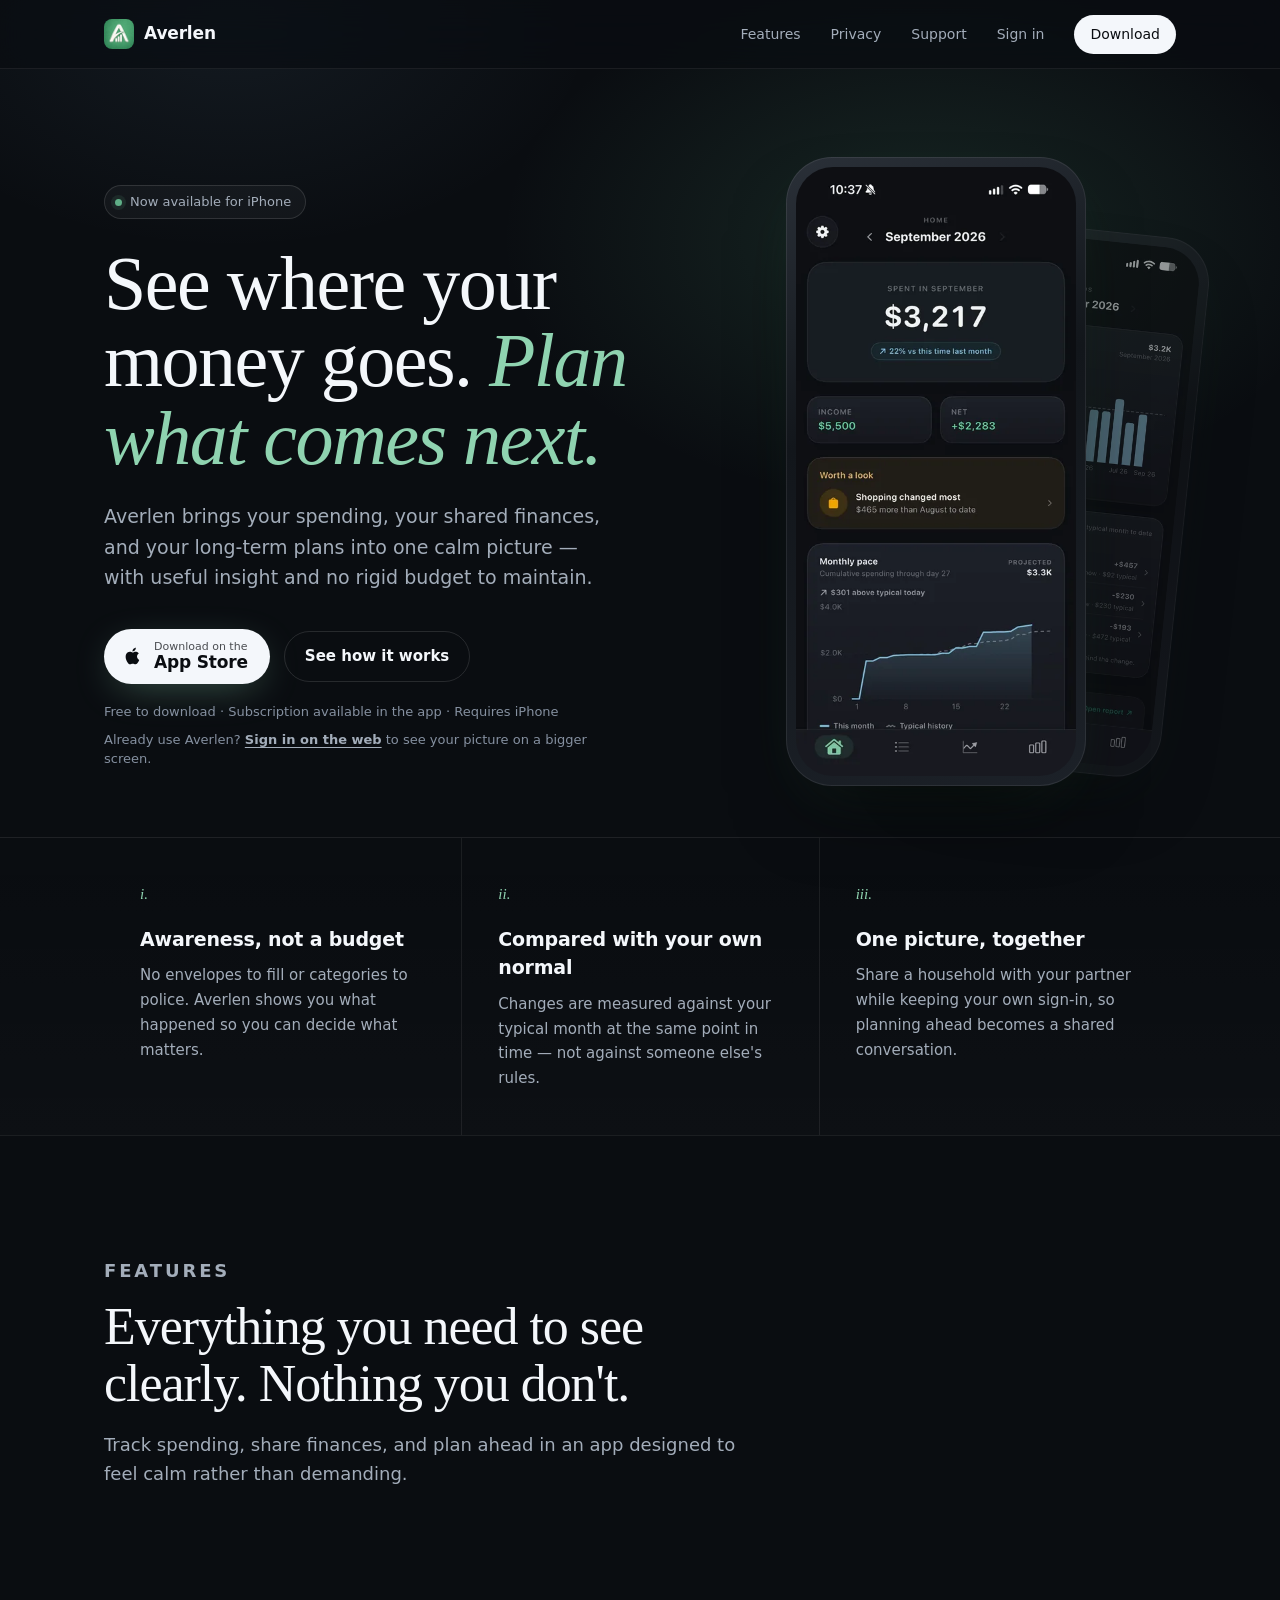
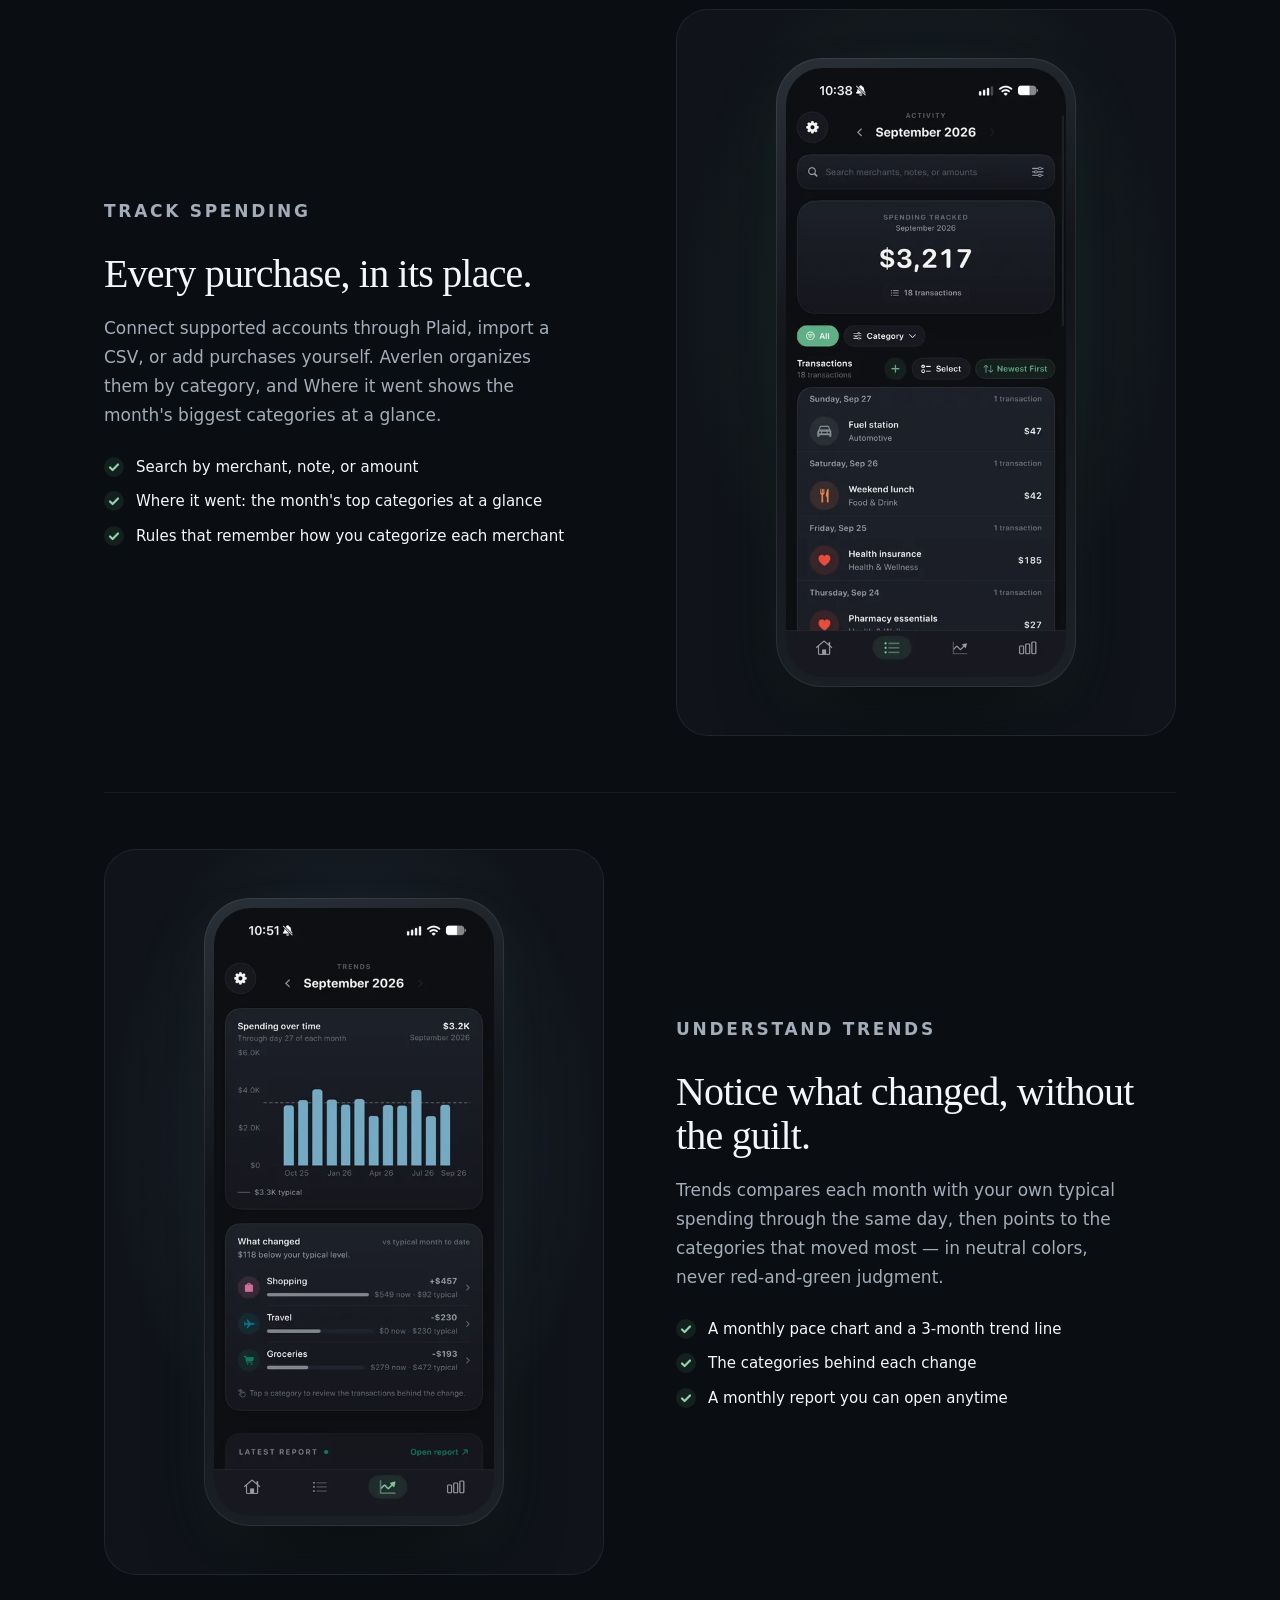
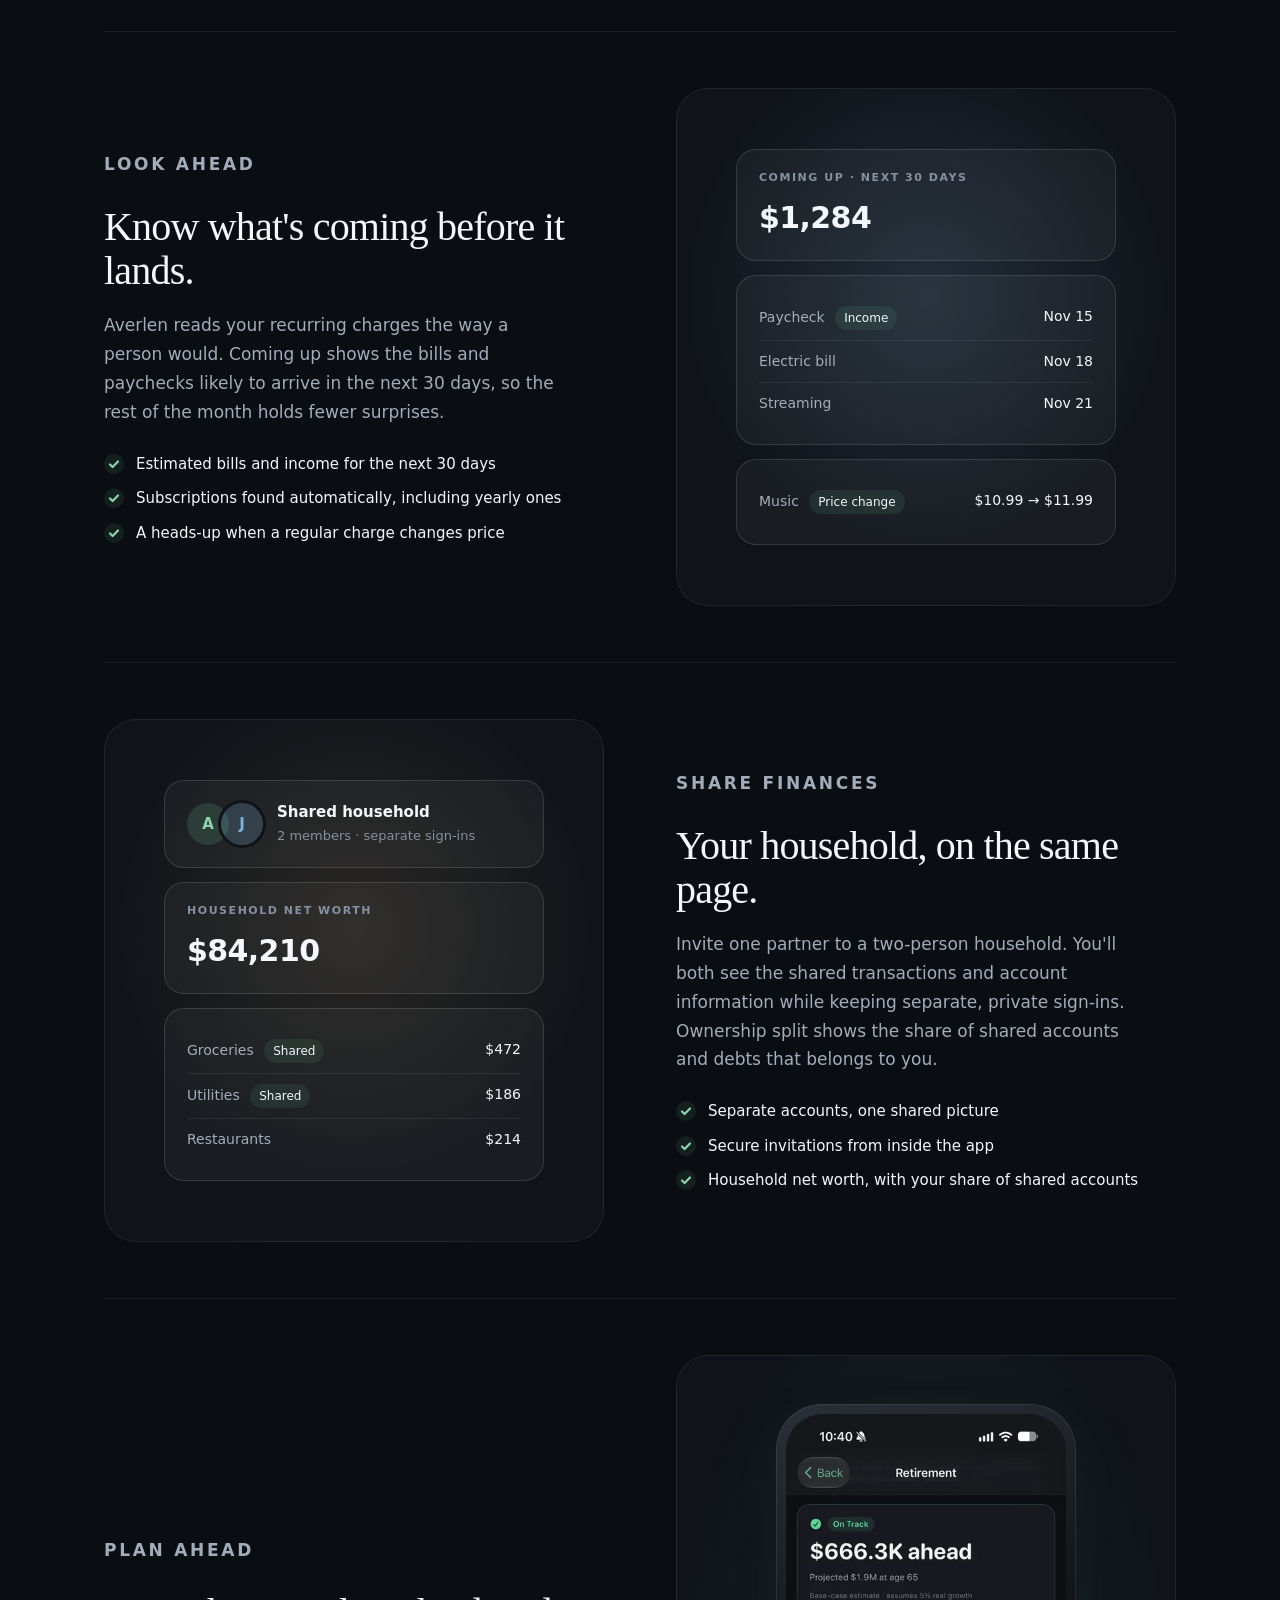
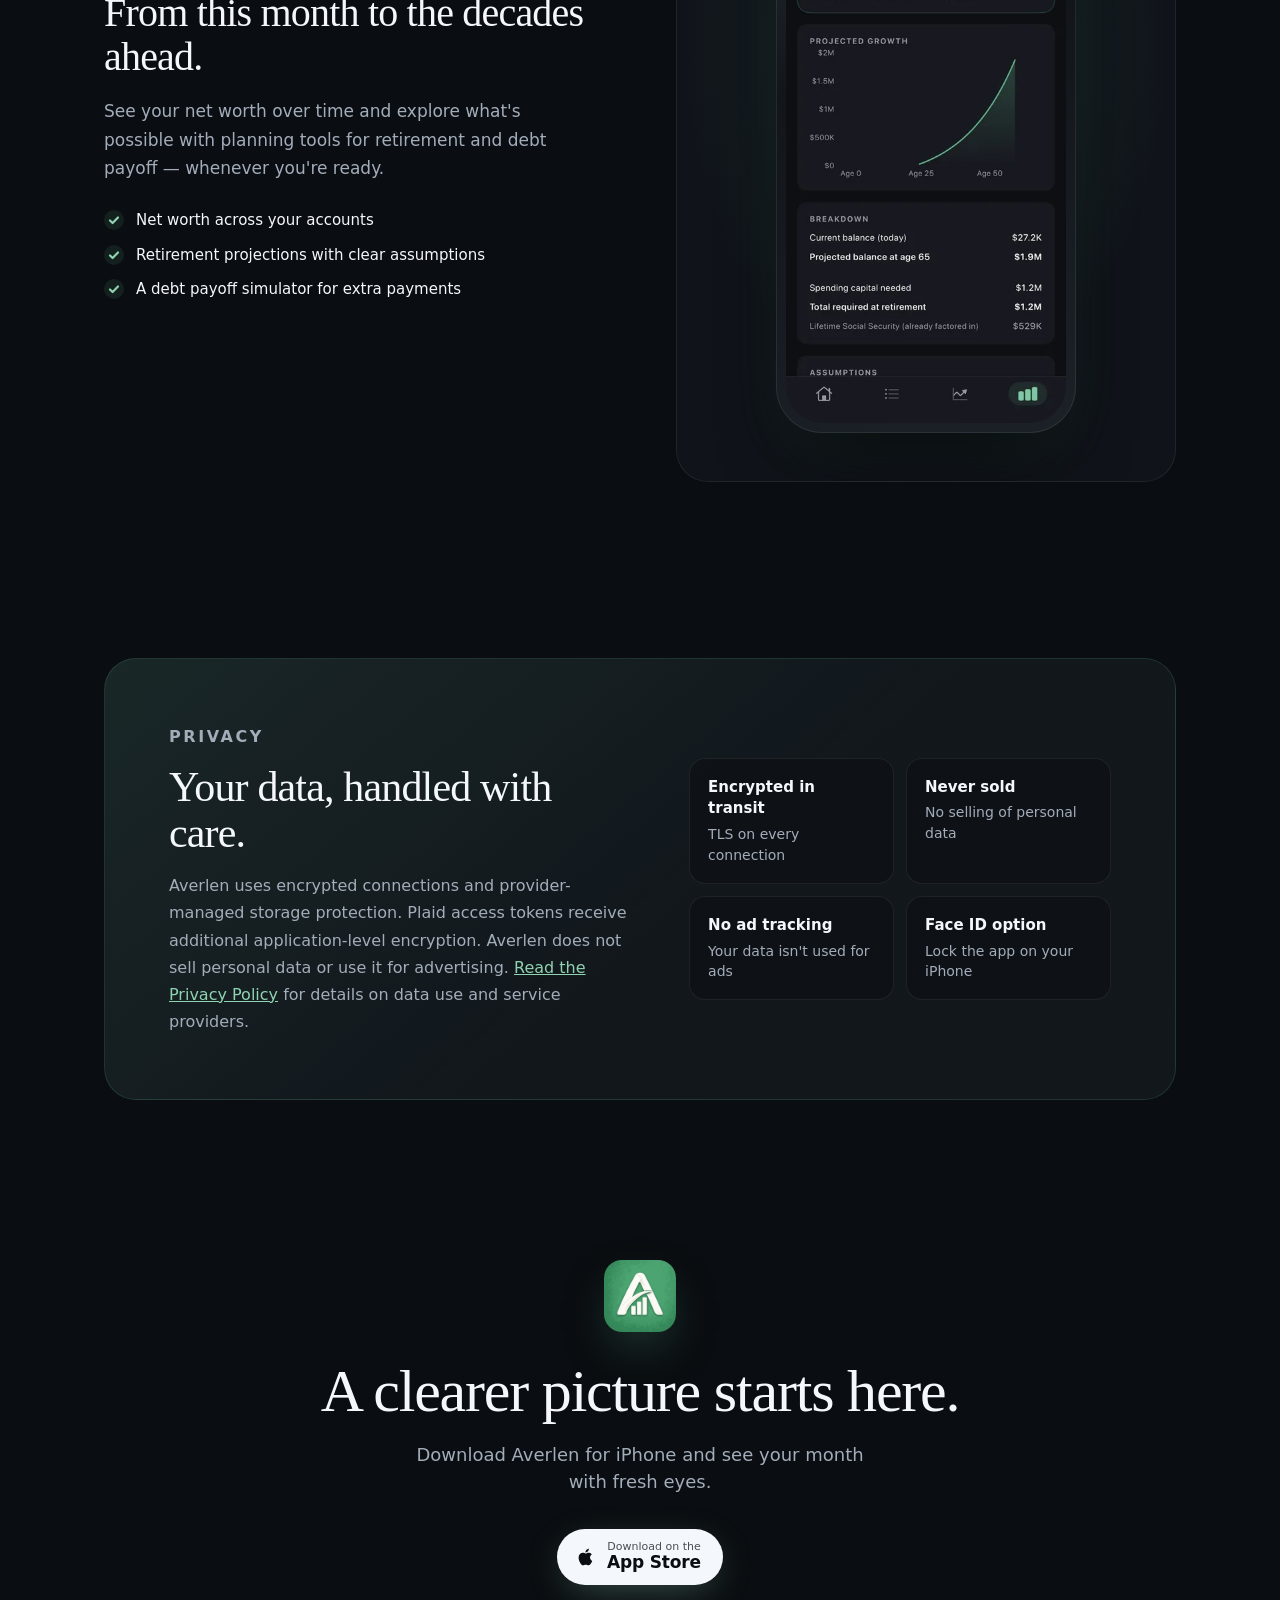
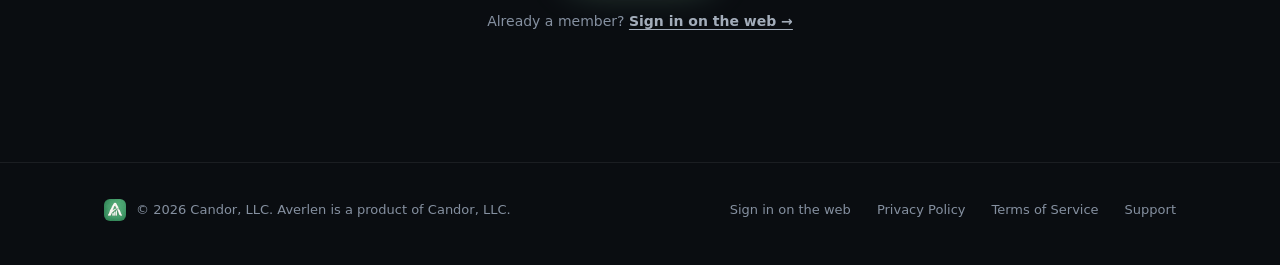
<file: index.html>
<!DOCTYPE html>
<html lang="en">
<head>
    <meta charset="UTF-8">
    <meta name="viewport" content="width=device-width, initial-scale=1.0">
    <meta http-equiv="Content-Security-Policy" content="default-src 'none'; img-src 'self' data:; style-src 'self' 'unsafe-inline'; base-uri 'none'; form-action 'none'; object-src 'none'">
    <meta name="referrer" content="strict-origin-when-cross-origin">
    <title>Averlen — See where your money goes. Plan what comes next.</title>
    <meta name="description" content="Averlen for iPhone helps you track spending, share finances with a partner, and plan ahead — with clear insight and no rigid budget to maintain.">
    <meta name="theme-color" content="#0A0D11">
    <meta name="color-scheme" content="dark">
    <meta name="apple-itunes-app" content="app-id=6792603482">
    <link rel="icon" type="image/png" sizes="64x64" href="assets/logo-64.png">
    <link rel="apple-touch-icon" href="assets/logo-180.png">
    <link rel="canonical" href="https://averlen.app/">

    <!-- Open Graph / social sharing -->
    <meta property="og:site_name" content="Averlen">
    <meta property="og:title" content="Averlen — See where your money goes. Plan what comes next.">
    <meta property="og:description" content="Track spending, share finances with a partner, and plan ahead with Averlen for iPhone.">
    <meta property="og:image" content="https://averlen.app/assets/og-image.png">
    <meta property="og:image:width" content="1200">
    <meta property="og:image:height" content="630">
    <meta property="og:url" content="https://averlen.app/">
    <meta property="og:type" content="website">
    <meta name="twitter:card" content="summary_large_image">
    <meta name="twitter:title" content="Averlen — See where your money goes. Plan what comes next.">
    <meta name="twitter:description" content="Track spending, share finances with a partner, and plan ahead with Averlen for iPhone.">
    <meta name="twitter:image" content="https://averlen.app/assets/og-image.png">
    <script type="application/ld+json">
    {"@context":"https://schema.org","@type":"MobileApplication","name":"Averlen","operatingSystem":"iOS","applicationCategory":"FinanceApplication","url":"https://averlen.app/","downloadUrl":"https://apps.apple.com/us/app/averlen/id6792603482","offers":{"@type":"Offer","price":"0","priceCurrency":"USD"},"publisher":{"@type":"Organization","name":"Candor, LLC"}}
    </script>
    <style>
        *, *::before, *::after { margin: 0; padding: 0; box-sizing: border-box; }

        :root {
            --sage: #5FAF87;
            --sage-light: #8FD3B0;
            --sage-wash: rgba(95, 175, 135, 0.12);
            --blue: #7FB2D9;
            --amber: #E3B36A;
            --bg: #0A0D11;
            --bg-raised: #10141A;
            --surface: rgba(255, 255, 255, 0.035);
            --border: rgba(255, 255, 255, 0.07);
            --border-strong: rgba(255, 255, 255, 0.12);
            --text: #F4F7FB;
            --text-secondary: #A3ADBA;
            --text-muted: #8590A0;
            --serif: ui-serif, "New York", "Iowan Old Style", Charter, Georgia, serif;
            --sans: -apple-system, BlinkMacSystemFont, "SF Pro Text", "Segoe UI", system-ui, sans-serif;
            --radius: 22px;
            --max: 1120px;
        }

        html { scroll-behavior: smooth; }
        @media (prefers-reduced-motion: reduce) { html { scroll-behavior: auto; } }

        body {
            font-family: var(--sans);
            background: var(--bg);
            color: var(--text);
            line-height: 1.5;
            overflow-x: hidden;
            -webkit-font-smoothing: antialiased;
            text-rendering: optimizeLegibility;
        }

        img { display: block; max-width: 100%; height: auto; }
        a { color: inherit; }
        :focus-visible { outline: 2px solid var(--sage-light); outline-offset: 3px; border-radius: 6px; }

        .skip {
            position: absolute; left: 16px; top: -48px; z-index: 200;
            background: var(--text); color: var(--bg); padding: 10px 16px; border-radius: 10px;
            font-weight: 600; text-decoration: none;
        }
        .skip:focus { top: 12px; }

        .container { max-width: var(--max); margin: 0 auto; padding: 0 24px; }

        .eyebrow {
            font-size: 12px; font-weight: 600; letter-spacing: 0.16em; text-transform: uppercase;
            color: var(--sage-light);
        }

        h1, h2, .display { font-family: var(--serif); font-weight: 500; letter-spacing: -0.02em; }

        /* ── Nav ── */
        .nav {
            position: sticky; top: 0; z-index: 100;
            background: rgba(10, 13, 17, 0.72);
            backdrop-filter: saturate(160%) blur(18px);
            -webkit-backdrop-filter: saturate(160%) blur(18px);
            border-bottom: 1px solid var(--border);
        }
        .nav-inner { height: 68px; display: flex; align-items: center; justify-content: space-between; gap: 24px; }
        .brand { display: flex; align-items: center; gap: 10px; text-decoration: none; }
        .brand img { width: 30px; height: 30px; border-radius: 8px; }
        .brand span { font-size: 17px; font-weight: 650; letter-spacing: -0.01em; }
        .nav-links { display: flex; align-items: center; gap: 30px; }
        .nav-links a { color: var(--text-secondary); text-decoration: none; font-size: 14px; font-weight: 500; transition: color .2s; }
        .nav-links a:hover { color: var(--text); }

        .button {
            display: inline-flex; align-items: center; justify-content: center; gap: 10px;
            border-radius: 999px; text-decoration: none; font-weight: 600; white-space: nowrap;
            transition: transform .2s ease, background .2s ease, box-shadow .2s ease;
        }
        .nav-links .button-small { padding: 9px 16px; font-size: 14px; background: var(--text); color: var(--bg); }
        .nav-links .button-small:hover { background: #fff; color: var(--bg); }
        .app-store {
            padding: 12px 22px 12px 18px; background: var(--text); color: var(--bg);
            box-shadow: 0 10px 40px -12px rgba(143, 211, 176, 0.45);
        }
        .app-store:hover { transform: translateY(-1px); background: #fff; }
        .app-store svg { width: 22px; height: 22px; flex: none; }
        .app-store small { display: block; font-size: 11px; font-weight: 500; line-height: 1.1; opacity: .72; }
        .app-store strong { display: block; font-size: 17px; line-height: 1.15; letter-spacing: -0.01em; }
        .button-ghost { padding: 13px 20px; color: var(--text); border: 1px solid var(--border-strong); font-size: 15px; }
        .button-ghost:hover { background: var(--surface); }

        /* ── Hero ── */
        .hero { position: relative; padding: 88px 0 40px; }
        .hero::before {
            content: ''; position: absolute; inset: -120px 0 auto; height: 760px; pointer-events: none;
            background:
                radial-gradient(600px 380px at 72% 38%, rgba(95, 175, 135, 0.16), transparent 70%),
                radial-gradient(520px 320px at 18% 10%, rgba(127, 178, 217, 0.08), transparent 70%);
        }
        .hero-grid { position: relative; display: grid; grid-template-columns: 1.05fr 1fr; gap: 48px; align-items: center; }
        .hero-badge {
            display: inline-flex; align-items: center; gap: 8px; margin-bottom: 26px;
            padding: 6px 14px 6px 10px; border-radius: 999px;
            background: var(--surface); border: 1px solid var(--border-strong);
            font-size: 13px; font-weight: 500; color: var(--text-secondary); text-decoration: none;
        }
        .hero-badge i { width: 7px; height: 7px; border-radius: 50%; background: var(--sage); box-shadow: 0 0 0 4px var(--sage-wash); }
        .hero h1 { font-size: clamp(44px, 6.4vw, 76px); line-height: 1.02; margin-bottom: 24px; }
        .hero h1 em { font-style: italic; color: var(--sage-light); }
        .hero-sub { font-size: 19px; line-height: 1.6; color: var(--text-secondary); max-width: 500px; margin-bottom: 36px; }
        .hero-actions { display: flex; flex-wrap: wrap; align-items: center; gap: 14px; }
        .hero-note { margin-top: 18px; font-size: 13px; color: var(--text-muted); }
        .web-note { margin-top: 8px; }
        .web-note a, .cta-web a { color: var(--text-secondary); font-weight: 600; text-underline-offset: 3px; }
        .web-note a:hover, .cta-web a:hover { color: var(--text); }
        .cta .cta-web { font-size: 14px; color: var(--text-muted); margin: 26px auto 0; }

        /* ── Phone frames ── */
        .phone {
            position: relative; border-radius: 46px; padding: 10px;
            background: linear-gradient(160deg, #2A3038, #12161B 40%, #1C2128);
            box-shadow:
                0 0 0 1px rgba(255,255,255,0.08) inset,
                0 40px 80px -30px rgba(0, 0, 0, 0.8),
                0 20px 60px -20px rgba(95, 175, 135, 0.18);
        }
        .phone img { border-radius: 37px; width: 100%; }
        .hero-phones { position: relative; height: 640px; }
        .hero-phones .phone { position: absolute; width: 300px; }
        .hero-phones .front { right: 18%; top: 0; z-index: 2; }
        .hero-phones .back { right: -2%; top: 70px; width: 260px; opacity: .55; transform: rotate(6deg); filter: saturate(.8); }

        /* ── Sections ── */
        section { position: relative; scroll-margin-top: 76px; }
        .section { padding: 120px 0; }
        .section-head { max-width: 640px; margin-bottom: 64px; }
        .section-head h2 { font-size: clamp(34px, 4.4vw, 52px); line-height: 1.08; margin: 14px 0 18px; }
        .section-head p { font-size: 18px; line-height: 1.65; color: var(--text-secondary); }
        .center { text-align: center; margin-left: auto; margin-right: auto; }

        /* Principles */
        .principles {
            border-top: 1px solid var(--border); border-bottom: 1px solid var(--border);
            background: linear-gradient(180deg, transparent, rgba(255,255,255,0.015));
        }
        .principles-grid { display: grid; grid-template-columns: repeat(3, 1fr); }
        .principle { padding: 44px 36px; }
        .principle + .principle { border-left: 1px solid var(--border); }
        .principle .num { font-family: var(--serif); font-size: 15px; color: var(--sage-light); font-style: italic; margin-bottom: 18px; }
        .principle h3 { font-size: 19px; font-weight: 600; letter-spacing: -0.01em; margin-bottom: 10px; }
        .principle p { font-size: 15px; line-height: 1.65; color: var(--text-secondary); }

        /* Feature rows */
        .feature {
            display: grid; grid-template-columns: 1fr 1fr; gap: 72px; align-items: center;
            padding: 56px 0;
        }
        .feature + .feature { border-top: 1px solid var(--border); }
        .feature:nth-of-type(even) .feature-media { order: -1; }
        .feature-copy h3 { font-family: var(--serif); font-weight: 500; font-size: clamp(30px, 3.4vw, 40px); line-height: 1.1; letter-spacing: -0.02em; margin: 14px 0 18px; }
        .feature-copy > p { font-size: 17px; line-height: 1.7; color: var(--text-secondary); margin-bottom: 26px; max-width: 460px; }
        .checks { list-style: none; display: grid; gap: 12px; }
        .checks li { display: flex; gap: 12px; font-size: 15px; color: var(--text); line-height: 1.5; }
        .checks li::before {
            content: ''; flex: none; width: 20px; height: 20px; margin-top: 1px; border-radius: 50%;
            background: var(--sage-wash) url("data:image/svg+xml,%3Csvg xmlns='http://www.w3.org/2000/svg' viewBox='0 0 20 20' fill='none' stroke='%238FD3B0' stroke-width='2.2' stroke-linecap='round' stroke-linejoin='round'%3E%3Cpath d='m6 10.5 2.6 2.5L14 7.5'/%3E%3C/svg%3E") center / 20px no-repeat;
        }
        .feature-media {
            position: relative; display: flex; justify-content: center; padding: 48px 0;
            border-radius: 32px; overflow: hidden;
            background: radial-gradient(70% 70% at 50% 40%, var(--glow, rgba(95,175,135,0.14)), transparent 70%), var(--bg-raised);
            border: 1px solid var(--border);
        }
        .feature-media .phone { width: min(300px, 74%); }
        .glow-blue { --glow: rgba(127, 178, 217, 0.16); }
        .glow-amber { --glow: rgba(227, 179, 106, 0.12); }

        /* Household illustration */
        .household { width: min(380px, 84%); display: grid; gap: 14px; padding: 12px 0; }
        .h-card { background: rgba(255,255,255,0.04); border: 1px solid var(--border-strong); border-radius: 20px; padding: 20px 22px; }
        .h-people { display: flex; align-items: center; gap: 14px; }
        .avatar { width: 42px; height: 42px; border-radius: 50%; display: grid; place-items: center; font-weight: 650; font-size: 15px; }
        .avatar.a { background: rgba(95,175,135,.2); color: var(--sage-light); }
        .avatar.b { background: rgba(127,178,217,.2); color: var(--blue); margin-left: -22px; box-shadow: 0 0 0 3px var(--bg-raised); }
        .h-people strong { display: block; font-size: 15px; }
        .h-people small { color: var(--text-muted); font-size: 13px; }
        .h-label { font-size: 11px; letter-spacing: .14em; text-transform: uppercase; color: var(--text-muted); margin-bottom: 8px; font-weight: 600; }
        .h-value { font-size: 30px; font-weight: 650; letter-spacing: -0.02em; }
        .h-row { display: flex; justify-content: space-between; padding: 10px 0; font-size: 14px; color: var(--text-secondary); }
        .h-row + .h-row { border-top: 1px solid var(--border); }
        .h-row span:last-child { color: var(--text); font-variant-numeric: tabular-nums; }
        .h-tag { display: inline-block; font-size: 12px; padding: 3px 9px; border-radius: 999px; background: var(--sage-wash); color: var(--sage-light); margin-left: 6px; }

        /* Privacy */
        .privacy { padding: 0 0 120px; }
        .privacy-card {
            display: grid; grid-template-columns: 1.1fr 1fr; gap: 56px; align-items: center;
            padding: 64px; border-radius: 32px;
            background: linear-gradient(140deg, rgba(95,175,135,0.12), rgba(95,175,135,0.02) 55%), var(--bg-raised);
            border: 1px solid rgba(95,175,135,0.18);
        }
        .privacy-card h2 { font-size: clamp(30px, 3.6vw, 42px); line-height: 1.1; margin: 14px 0 16px; }
        .privacy-card p { color: var(--text-secondary); font-size: 16px; line-height: 1.7; }
        .privacy-card p a { color: var(--sage-light); }
        .privacy-list { list-style: none; display: grid; grid-template-columns: 1fr 1fr; gap: 12px; }
        .privacy-list li {
            padding: 18px; border-radius: 16px; background: rgba(10,13,17,0.5); border: 1px solid var(--border);
            font-size: 14px; color: var(--text-secondary); line-height: 1.45;
        }
        .privacy-list strong { display: block; color: var(--text); font-size: 15px; margin-bottom: 4px; }

        /* Final CTA */
        .cta { text-align: center; padding: 40px 0 130px; }
        .cta img { width: 72px; height: 72px; border-radius: 18px; margin: 0 auto 28px; box-shadow: 0 20px 50px -16px rgba(95,175,135,0.5); }
        .cta h2 { font-size: clamp(36px, 5vw, 60px); line-height: 1.05; margin-bottom: 18px; }
        .cta p { color: var(--text-secondary); font-size: 18px; margin: 0 auto 34px; max-width: 460px; }

        /* Footer */
        footer { border-top: 1px solid var(--border); padding: 36px 0 44px; }
        .footer-inner { display: flex; align-items: center; justify-content: space-between; gap: 20px; flex-wrap: wrap; }
        .footer-brand { display: flex; align-items: center; gap: 10px; color: var(--text-muted); font-size: 13px; }
        .footer-brand img { width: 22px; height: 22px; border-radius: 6px; }
        .footer-links { display: flex; gap: 26px; flex-wrap: wrap; }
        .footer-links a { font-size: 13px; color: var(--text-muted); text-decoration: none; }
        .footer-links a:hover { color: var(--text); }

        /* Entrance motion, only when the visitor allows it */
        @media (prefers-reduced-motion: no-preference) {
            .rise { animation: rise .8s cubic-bezier(.2,.7,.2,1) both; }
            .rise-2 { animation-delay: .08s; } .rise-3 { animation-delay: .16s; } .rise-4 { animation-delay: .24s; }
            .hero-phones .front { animation: rise 1s cubic-bezier(.2,.7,.2,1) .15s both; }
            @keyframes rise { from { opacity: 0; transform: translateY(18px); } to { opacity: 1; transform: none; } }
        }

        /* ── Responsive ── */
        @media (max-width: 960px) {
            .hero { padding-top: 64px; }
            .hero-grid { grid-template-columns: 1fr; text-align: center; gap: 24px; }
            .hero-sub { margin-left: auto; margin-right: auto; }
            .hero-actions { justify-content: center; }
            .hero-phones { height: auto; display: flex; justify-content: center; padding-top: 16px; }
            .hero-phones .phone { position: relative; right: auto; top: auto; }
            .hero-phones .front { width: min(300px, 78vw); }
            .hero-phones .back { display: none; }
            .feature { grid-template-columns: 1fr; gap: 36px; padding: 48px 0; }
            .feature:nth-of-type(even) .feature-media { order: 0; }
            .privacy-card { grid-template-columns: 1fr; padding: 40px 28px; gap: 32px; }
            .section { padding: 88px 0; }
        }
        @media (max-width: 720px) {
            .nav-links a:not(.button):not(.nav-signin) { display: none; }
            .nav-links { gap: 18px; }
            .principles-grid { grid-template-columns: 1fr; }
            .principle { padding: 32px 4px; }
            .principle + .principle { border-left: 0; border-top: 1px solid var(--border); }
            .privacy-list { grid-template-columns: 1fr; }
            .hero-sub { font-size: 17px; }
            .footer-inner { flex-direction: column; text-align: center; }
        }
    </style>
</head>
<body>
    <a class="skip" href="#main">Skip to content</a>

    <header class="nav">
        <div class="container nav-inner">
            <a href="/" class="brand" aria-label="Averlen home">
                <img src="assets/logo-64.png" width="30" height="30" alt="">
                <span>Averlen</span>
            </a>
            <nav class="nav-links" aria-label="Main">
                <a href="#features">Features</a>
                <a href="#privacy">Privacy</a>
                <a href="support.html">Support</a>
                <a class="nav-signin" href="https://app.averlen.app/">Sign in</a>
                <a class="button button-small" href="https://apps.apple.com/us/app/averlen/id6792603482">Download</a>
            </nav>
        </div>
    </header>

    <main id="main">
        <!-- Hero -->
        <section class="hero">
            <div class="container hero-grid">
                <div>
                    <a class="hero-badge rise" href="https://apps.apple.com/us/app/averlen/id6792603482"><i></i>Now available for iPhone</a>
                    <h1 class="rise rise-2">See where your money goes. <em>Plan what comes next.</em></h1>
                    <p class="hero-sub rise rise-3">Averlen brings your spending, your shared finances, and your long-term plans into one calm picture — with useful insight and no rigid budget to maintain.</p>
                    <div class="hero-actions rise rise-4">
                        <a class="button app-store" href="https://apps.apple.com/us/app/averlen/id6792603482" aria-label="Download Averlen on the App Store">
                            <svg viewBox="0 0 24 24" fill="currentColor" aria-hidden="true"><path d="M16.37 12.6c-.02-2.3 1.88-3.4 1.96-3.46-1.07-1.56-2.73-1.77-3.32-1.8-1.41-.14-2.76.83-3.48.83-.72 0-1.82-.81-3-.79-1.54.02-2.96.9-3.76 2.27-1.6 2.78-.41 6.9 1.15 9.16.76 1.1 1.67 2.34 2.86 2.3 1.15-.05 1.58-.74 2.97-.74 1.38 0 1.78.74 2.99.72 1.24-.02 2.02-1.12 2.77-2.23.87-1.28 1.23-2.52 1.25-2.58-.03-.01-2.39-.92-2.41-3.65ZM14.1 5.86c.63-.77 1.06-1.83.94-2.89-.91.04-2.01.61-2.66 1.37-.58.67-1.1 1.75-.96 2.79 1.02.08 2.05-.52 2.68-1.27Z"/></svg>
                            <span><small>Download on the</small><strong>App Store</strong></span>
                        </a>
                        <a class="button button-ghost" href="#features">See how it works</a>
                    </div>
                    <p class="hero-note rise rise-4">Free to download · Subscription available in the app · Requires iPhone</p>
                    <p class="hero-note web-note rise rise-4">Already use Averlen? <a href="https://app.averlen.app/">Sign in on the web</a> to see your picture on a bigger screen.</p>
                </div>
                <div class="hero-phones" aria-hidden="true">
                    <div class="phone back"><img src="assets/trends-420.webp" width="420" height="913" alt=""></div>
                    <div class="phone front"><picture><source type="image/webp" srcset="assets/home-420.webp 420w, assets/home-840.webp 840w" sizes="300px"><img src="assets/home-840.jpg" width="840" height="1826" alt="" fetchpriority="high"></picture></div>
                </div>
            </div>
        </section>

        <!-- Principles -->
        <section class="principles" aria-label="What makes Averlen different">
            <div class="container principles-grid">
                <div class="principle">
                    <p class="num">i.</p>
                    <h3>Awareness, not a budget</h3>
                    <p>No envelopes to fill or categories to police. Averlen shows you what happened so you can decide what matters.</p>
                </div>
                <div class="principle">
                    <p class="num">ii.</p>
                    <h3>Compared with your own normal</h3>
                    <p>Changes are measured against your typical month at the same point in time — not against someone else's rules.</p>
                </div>
                <div class="principle">
                    <p class="num">iii.</p>
                    <h3>One picture, together</h3>
                    <p>Share a household with your partner while keeping your own sign-in, so planning ahead becomes a shared conversation.</p>
                </div>
            </div>
        </section>

        <!-- Features -->
        <section class="section" id="features">
            <div class="container">
                <div class="section-head">
                    <p class="eyebrow">Features</p>
                    <h2>Everything you need to see clearly. Nothing you don't.</h2>
                    <p>Track spending, share finances, and plan ahead in an app designed to feel calm rather than demanding.</p>
                </div>

                <article class="feature">
                    <div class="feature-copy">
                        <p class="eyebrow">Track spending</p>
                        <h3>Every purchase, in its place.</h3>
                        <p>Connect supported accounts through Plaid, import a CSV, or add purchases yourself. Averlen organizes them by category, and Where it went shows the month's biggest categories at a glance.</p>
                        <ul class="checks">
                            <li>Search by merchant, note, or amount</li>
                            <li>Where it went: the month's top categories at a glance</li>
                            <li>Rules that remember how you categorize each merchant</li>
                        </ul>
                    </div>
                    <div class="feature-media">
                        <div class="phone"><picture><source type="image/webp" srcset="assets/activity-420.webp 420w, assets/activity-840.webp 840w" sizes="300px"><img src="assets/activity-840.jpg" width="840" height="1826" alt="Averlen's Activity screen listing September transactions by day, with $3,217 of spending tracked" loading="lazy"></picture></div>
                    </div>
                </article>

                <article class="feature">
                    <div class="feature-copy">
                        <p class="eyebrow">Understand trends</p>
                        <h3>Notice what changed, without the guilt.</h3>
                        <p>Trends compares each month with your own typical spending through the same day, then points to the categories that moved most — in neutral colors, never red-and-green judgment.</p>
                        <ul class="checks">
                            <li>A monthly pace chart and a 3-month trend line</li>
                            <li>The categories behind each change</li>
                            <li>A monthly report you can open anytime</li>
                        </ul>
                    </div>
                    <div class="feature-media glow-blue">
                        <div class="phone"><picture><source type="image/webp" srcset="assets/trends-420.webp 420w, assets/trends-840.webp 840w" sizes="300px"><img src="assets/trends-840.jpg" width="840" height="1826" alt="Averlen's Trends screen with a year of monthly spending bars and the categories that changed most" loading="lazy"></picture></div>
                    </div>
                </article>

                <article class="feature">
                    <div class="feature-copy">
                        <p class="eyebrow">Look ahead</p>
                        <h3>Know what's coming before it lands.</h3>
                        <p>Averlen reads your recurring charges the way a person would. Coming up shows the bills and paychecks likely to arrive in the next 30 days, so the rest of the month holds fewer surprises.</p>
                        <ul class="checks">
                            <li>Estimated bills and income for the next 30 days</li>
                            <li>Subscriptions found automatically, including yearly ones</li>
                            <li>A heads-up when a regular charge changes price</li>
                        </ul>
                    </div>
                    <div class="feature-media glow-blue" aria-hidden="true">
                        <div class="household">
                            <div class="h-card">
                                <p class="h-label">Coming up · Next 30 days</p>
                                <p class="h-value">$1,284</p>
                            </div>
                            <div class="h-card">
                                <div class="h-row"><span>Paycheck <span class="h-tag">Income</span></span><span>Nov 15</span></div>
                                <div class="h-row"><span>Electric bill</span><span>Nov 18</span></div>
                                <div class="h-row"><span>Streaming</span><span>Nov 21</span></div>
                            </div>
                            <div class="h-card">
                                <div class="h-row"><span>Music <span class="h-tag">Price change</span></span><span>$10.99 → $11.99</span></div>
                            </div>
                        </div>
                    </div>
                </article>

                <article class="feature">
                    <div class="feature-copy">
                        <p class="eyebrow">Share finances</p>
                        <h3>Your household, on the same page.</h3>
                        <p>Invite one partner to a two-person household. You'll both see the shared transactions and account information while keeping separate, private sign-ins. Ownership split shows the share of shared accounts and debts that belongs to you.</p>
                        <ul class="checks">
                            <li>Separate accounts, one shared picture</li>
                            <li>Secure invitations from inside the app</li>
                            <li>Household net worth, with your share of shared accounts</li>
                        </ul>
                    </div>
                    <div class="feature-media glow-amber" aria-hidden="true">
                        <div class="household">
                            <div class="h-card h-people">
                                <span class="avatar a">A</span><span class="avatar b">J</span>
                                <span><strong>Shared household</strong><small>2 members · separate sign-ins</small></span>
                            </div>
                            <div class="h-card">
                                <p class="h-label">Household net worth</p>
                                <p class="h-value">$84,210</p>
                            </div>
                            <div class="h-card">
                                <div class="h-row"><span>Groceries <span class="h-tag">Shared</span></span><span>$472</span></div>
                                <div class="h-row"><span>Utilities <span class="h-tag">Shared</span></span><span>$186</span></div>
                                <div class="h-row"><span>Restaurants</span><span>$214</span></div>
                            </div>
                        </div>
                    </div>
                </article>

                <article class="feature">
                    <div class="feature-copy">
                        <p class="eyebrow">Plan ahead</p>
                        <h3>From this month to the decades ahead.</h3>
                        <p>See your net worth over time and explore what's possible with planning tools for retirement and debt payoff — whenever you're ready.</p>
                        <ul class="checks">
                            <li>Net worth across your accounts</li>
                            <li>Retirement projections with clear assumptions</li>
                            <li>A debt payoff simulator for extra payments</li>
                        </ul>
                    </div>
                    <div class="feature-media">
                        <div class="phone"><picture><source type="image/webp" srcset="assets/retirement-420.webp 420w, assets/retirement-840.webp 840w" sizes="300px"><img src="assets/retirement-840.jpg" width="840" height="1826" alt="Averlen's Retirement screen showing an on-track projection and growth chart" loading="lazy"></picture></div>
                    </div>
                </article>
            </div>
        </section>

        <!-- Privacy -->
        <section class="privacy" id="privacy">
            <div class="container">
                <div class="privacy-card">
                    <div>
                        <p class="eyebrow">Privacy</p>
                        <h2>Your data, handled with care.</h2>
                        <p>Averlen uses encrypted connections and provider-managed storage protection. Plaid access tokens receive additional application-level encryption. Averlen does not sell personal data or use it for advertising. <a href="privacy.html">Read the Privacy Policy</a> for details on data use and service providers.</p>
                    </div>
                    <ul class="privacy-list">
                        <li><strong>Encrypted in transit</strong>TLS on every connection</li>
                        <li><strong>Never sold</strong>No selling of personal data</li>
                        <li><strong>No ad tracking</strong>Your data isn't used for ads</li>
                        <li><strong>Face ID option</strong>Lock the app on your iPhone</li>
                    </ul>
                </div>
            </div>
        </section>

        <!-- Final CTA -->
        <section class="cta">
            <div class="container">
                <img src="assets/logo-180.png" width="72" height="72" alt="">
                <h2>A clearer picture starts here.</h2>
                <p>Download Averlen for iPhone and see your month with fresh eyes.</p>
                <a class="button app-store" href="https://apps.apple.com/us/app/averlen/id6792603482" aria-label="Download Averlen on the App Store">
                    <svg viewBox="0 0 24 24" fill="currentColor" aria-hidden="true"><path d="M16.37 12.6c-.02-2.3 1.88-3.4 1.96-3.46-1.07-1.56-2.73-1.77-3.32-1.8-1.41-.14-2.76.83-3.48.83-.72 0-1.82-.81-3-.79-1.54.02-2.96.9-3.76 2.27-1.6 2.78-.41 6.9 1.15 9.16.76 1.1 1.67 2.34 2.86 2.3 1.15-.05 1.58-.74 2.97-.74 1.38 0 1.78.74 2.99.72 1.24-.02 2.02-1.12 2.77-2.23.87-1.28 1.23-2.52 1.25-2.58-.03-.01-2.39-.92-2.41-3.65ZM14.1 5.86c.63-.77 1.06-1.83.94-2.89-.91.04-2.01.61-2.66 1.37-.58.67-1.1 1.75-.96 2.79 1.02.08 2.05-.52 2.68-1.27Z"/></svg>
                    <span><small>Download on the</small><strong>App Store</strong></span>
                </a>
                <p class="cta-web">Already a member? <a href="https://app.averlen.app/">Sign in on the web →</a></p>
            </div>
        </section>
    </main>

    <footer>
        <div class="container footer-inner">
            <div class="footer-brand">
                <img src="assets/logo-64.png" width="22" height="22" alt="">
                <span>&copy; 2026 Candor, LLC. Averlen is a product of Candor, LLC.</span>
            </div>
            <nav class="footer-links" aria-label="Legal and support">
                <a href="https://app.averlen.app/">Sign in on the web</a>
                <a href="privacy.html">Privacy Policy</a>
                <a href="terms.html">Terms of Service</a>
                <a href="support.html">Support</a>
            </nav>
        </div>
    </footer>
</body>
</html>
</file>
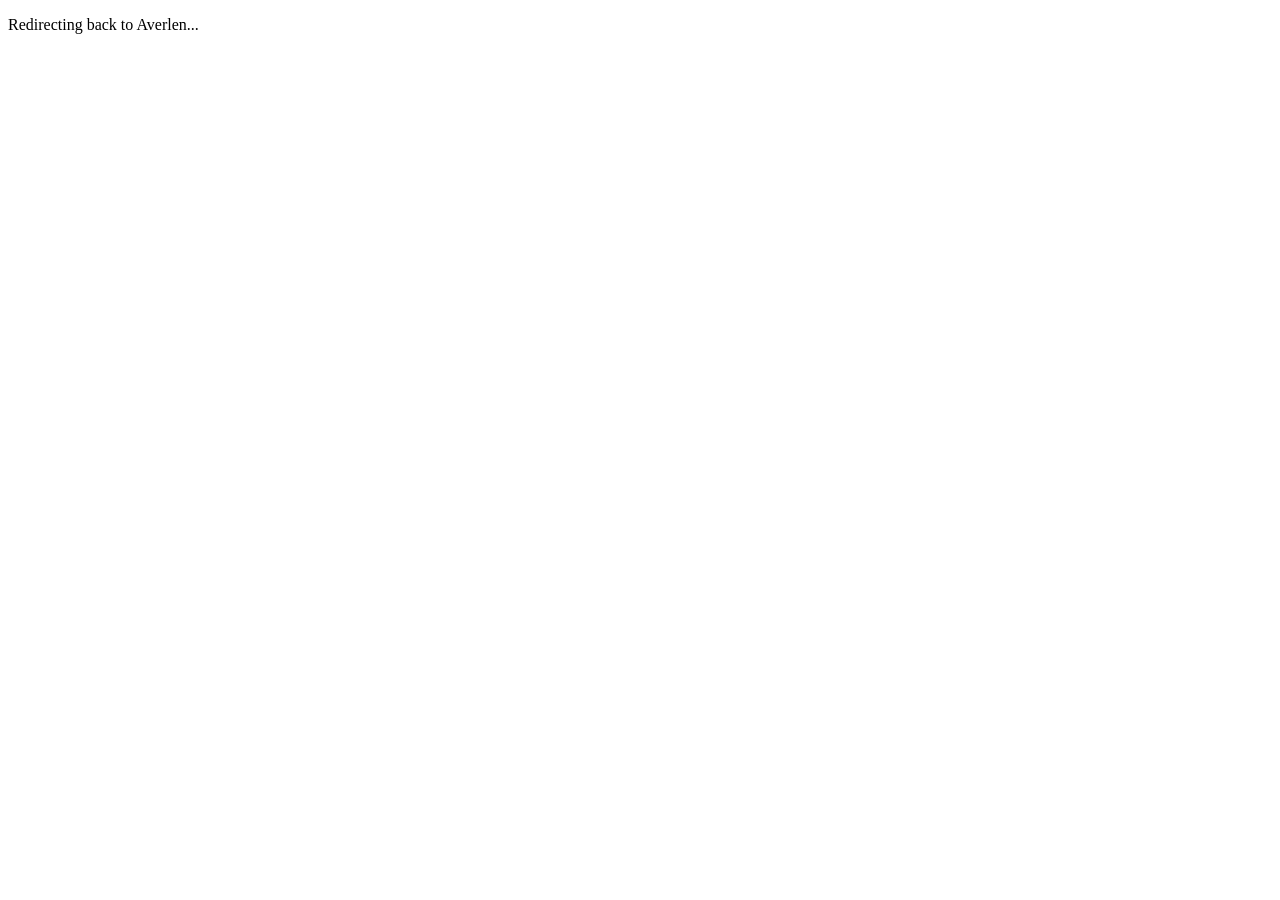
<file: plaid/index.html>
<!DOCTYPE html>
<html lang="en">
<head>
    <meta charset="UTF-8">
    <meta name="viewport" content="width=device-width, initial-scale=1.0">
    <meta http-equiv="Content-Security-Policy" content="default-src 'none'; base-uri 'none'; form-action 'none'">
    <meta name="referrer" content="no-referrer">
    <meta name="robots" content="noindex">
    <title>Redirecting to Averlen...</title>
</head>
<body>
    <p>Redirecting back to Averlen...</p>
</body>
</html>
</file>
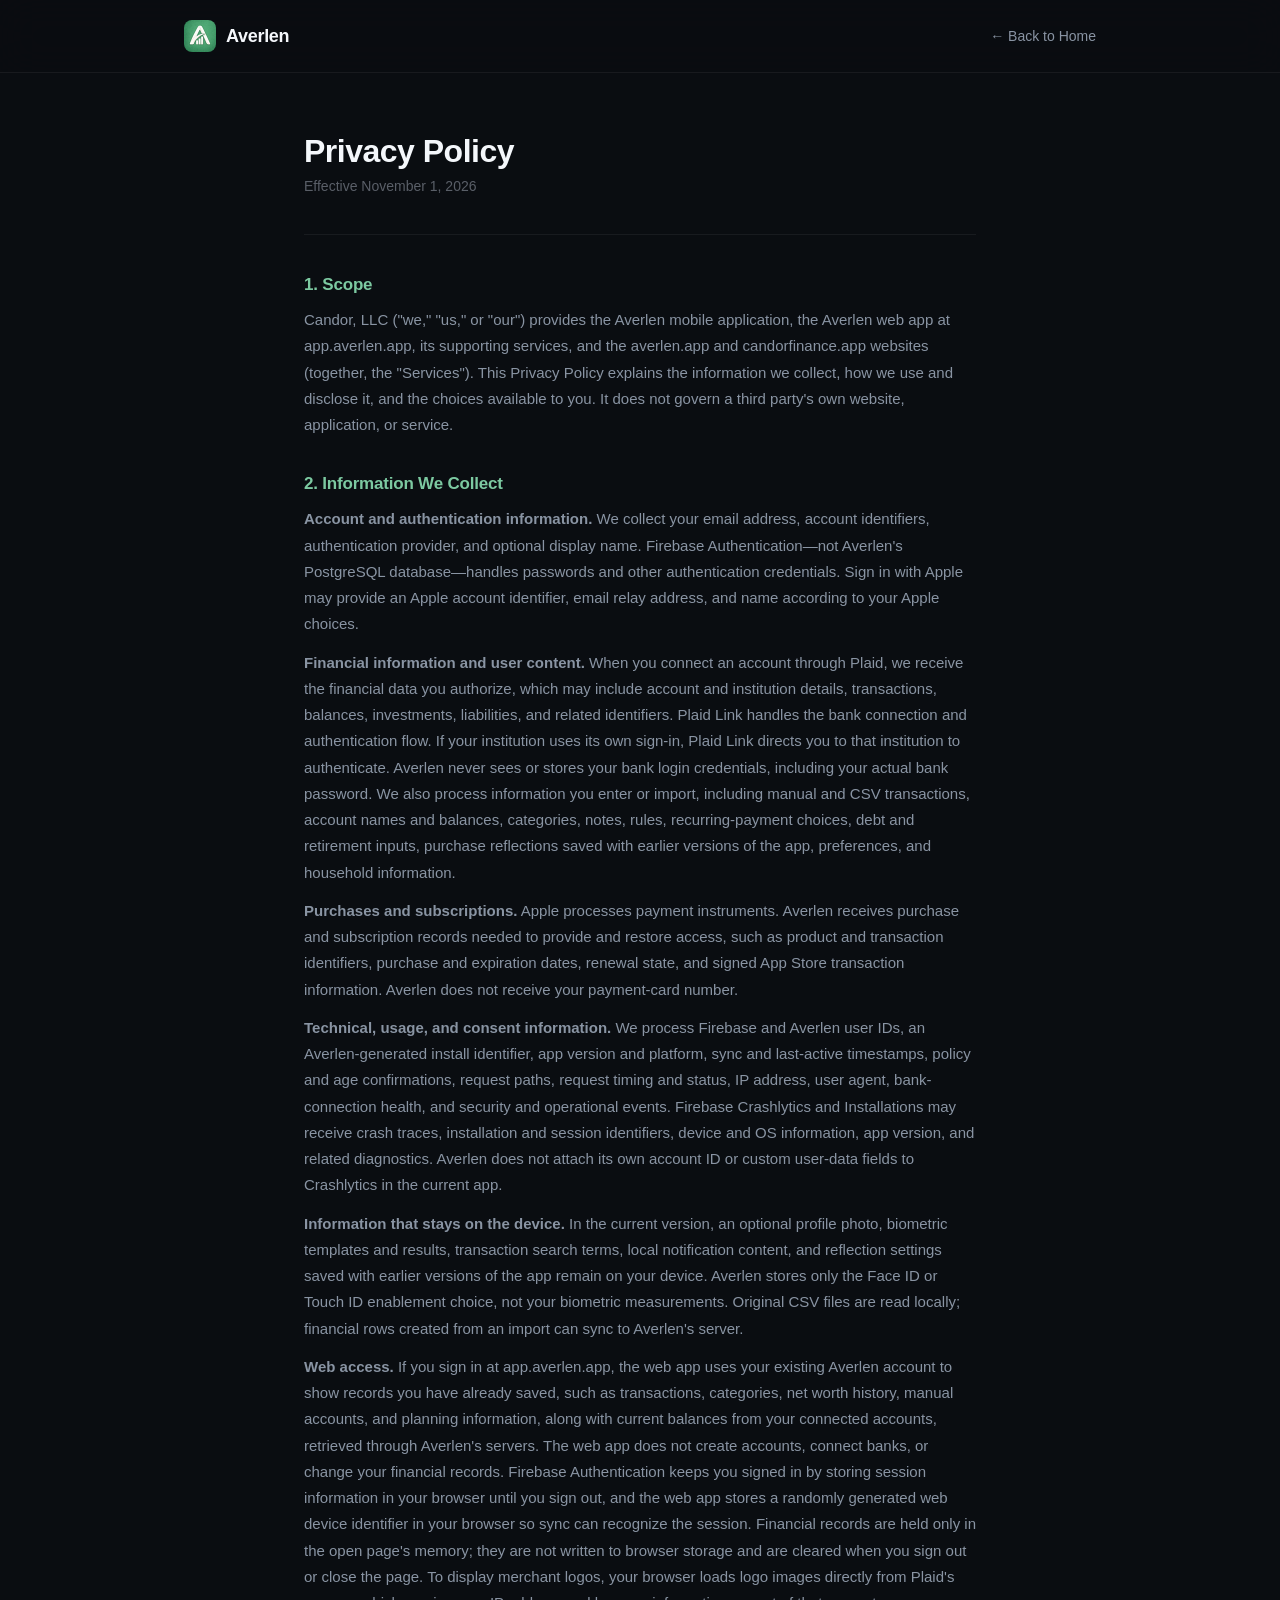
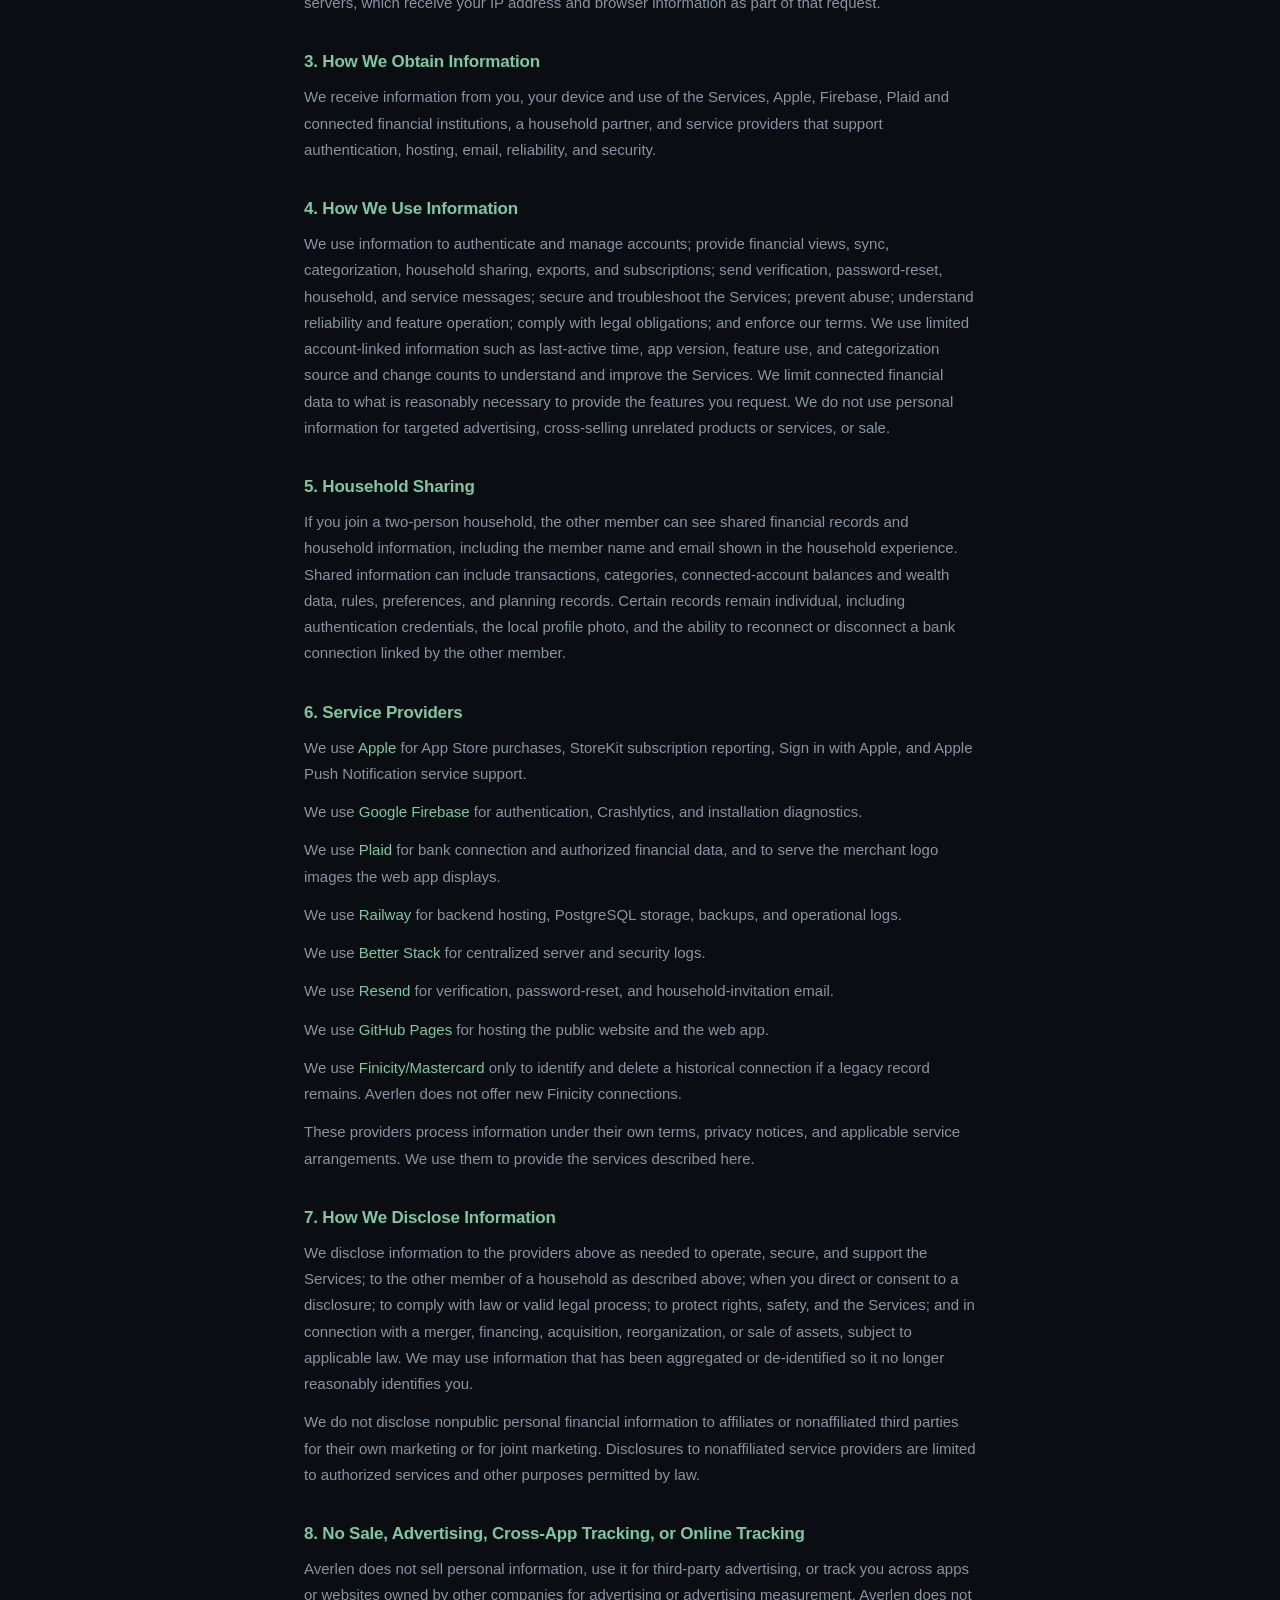
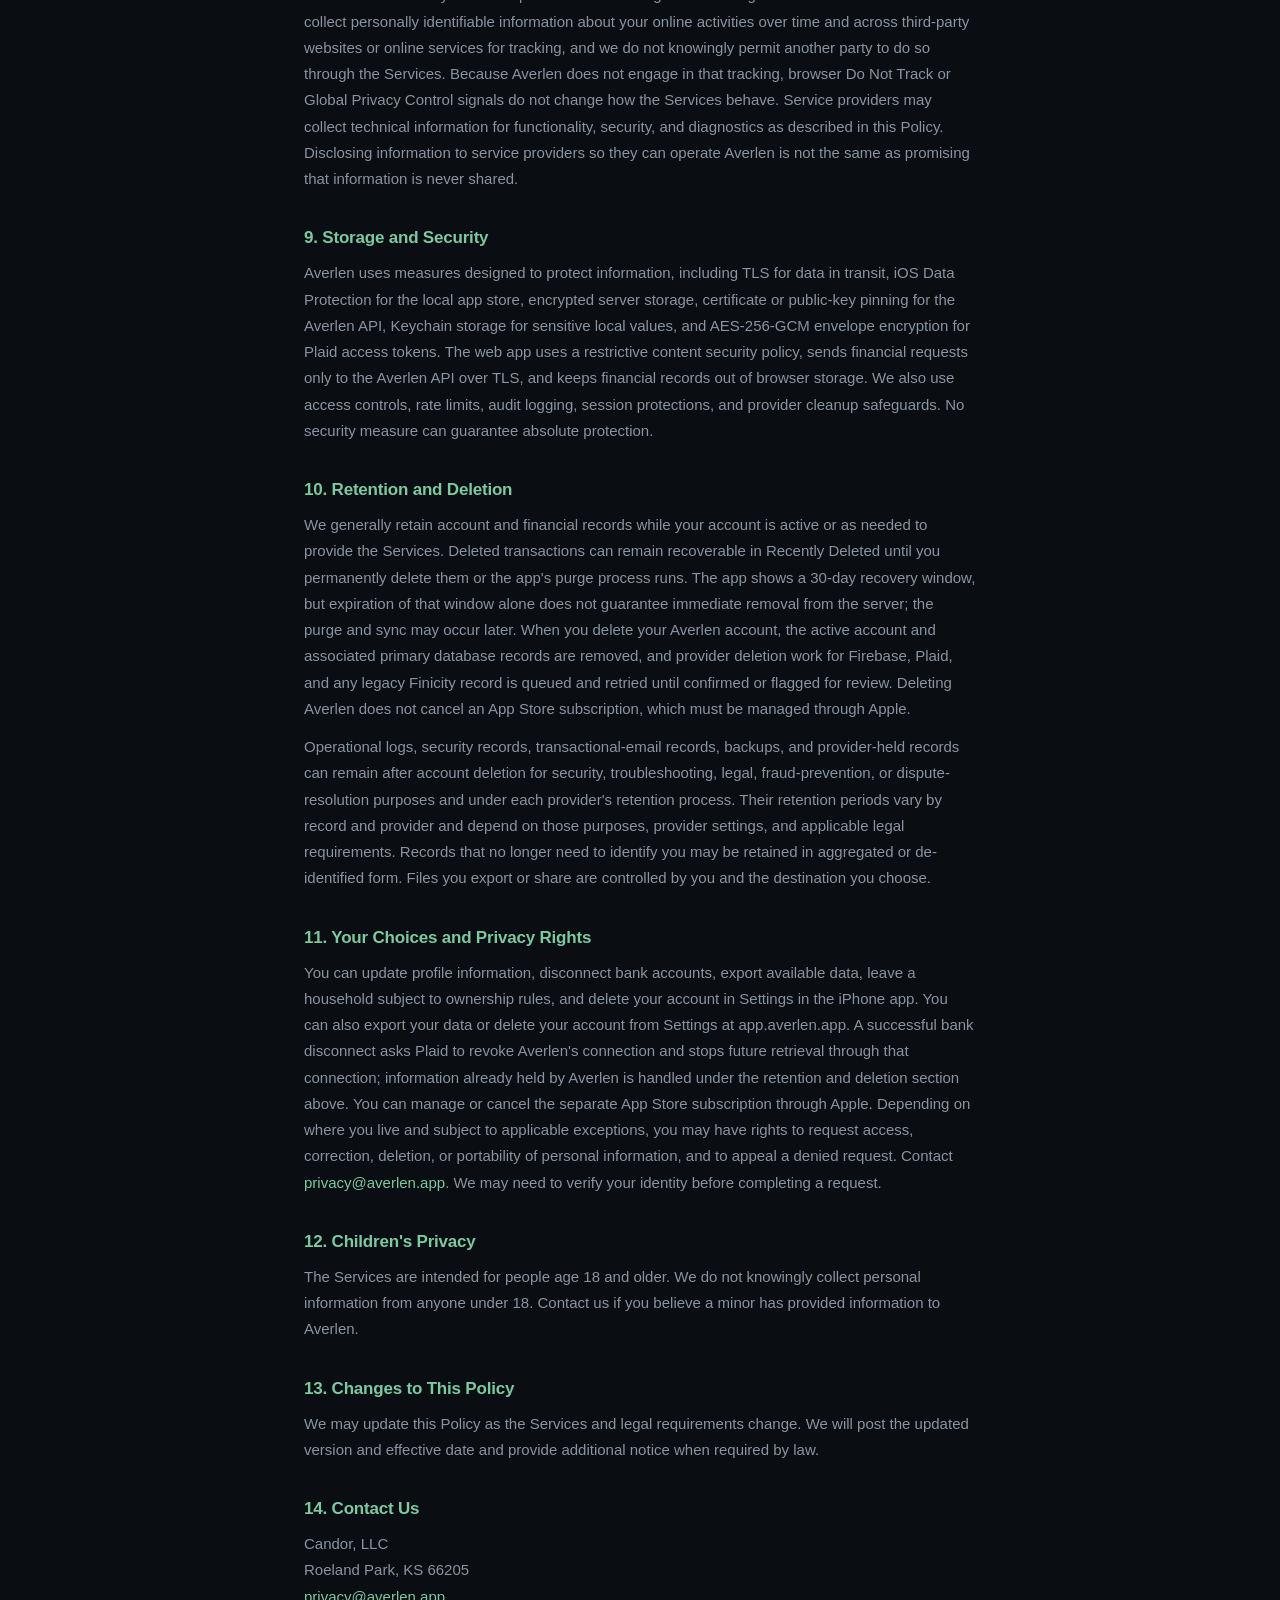
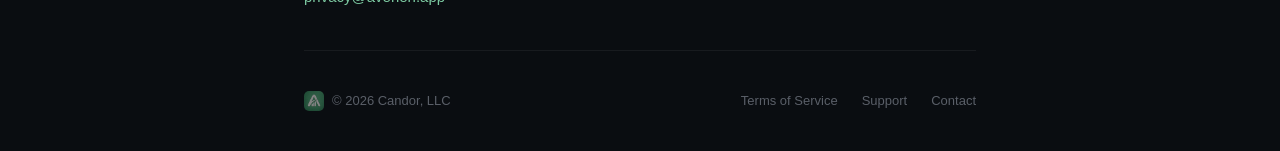
<file: privacy.html>
<!DOCTYPE html>
<html lang="en">
<head>
    <meta charset="UTF-8">
    <meta name="viewport" content="width=device-width, initial-scale=1.0">
    <meta http-equiv="Content-Security-Policy" content="default-src 'none'; img-src 'self' data:; style-src 'self' 'unsafe-inline'; base-uri 'none'; form-action 'none'; object-src 'none'">
    <meta name="referrer" content="strict-origin-when-cross-origin">
    <title>Privacy Policy — Averlen</title>
    <meta name="theme-color" content="#5FAF87">
    <link rel="icon" type="image/png" href="assets/logo-180.png">
    <link rel="apple-touch-icon" href="assets/logo-180.png">
    <style>
        *, *::before, *::after { margin: 0; padding: 0; box-sizing: border-box; }

        :root {
            --green: #5FAF87;
            --green-light: #7CC9A1;
            --green-dark: #4A8F6E;
            --bg: #0A0D11;
            --surface: rgba(255, 255, 255, 0.04);
            --border: rgba(255, 255, 255, 0.06);
            --border-light: rgba(255, 255, 255, 0.1);
            --text: #F4F7FB;
            --text-secondary: #8994A3;
            --text-muted: #5a5f68;
        }

        body {
            font-family: 'Inter', -apple-system, BlinkMacSystemFont, sans-serif;
            background: var(--bg);
            color: var(--text);
            min-height: 100vh;
            -webkit-font-smoothing: antialiased;
        }

        .container {
            max-width: 720px;
            margin: 0 auto;
            padding: 0 24px;
        }

        /* ── Nav ── */
        nav {
            padding: 20px 0;
            position: sticky;
            top: 0;
            z-index: 100;
            backdrop-filter: blur(20px);
            -webkit-backdrop-filter: blur(20px);
            background: rgba(10, 13, 17, 0.8);
            border-bottom: 1px solid var(--border);
        }

        .nav-inner {
            max-width: 960px;
            margin: 0 auto;
            padding: 0 24px;
            display: flex;
            align-items: center;
            justify-content: space-between;
        }

        .nav-brand {
            display: flex;
            align-items: center;
            gap: 10px;
            text-decoration: none;
        }

        .nav-brand img {
            width: 32px;
            height: 32px;
            border-radius: 8px;
        }

        .nav-brand span {
            font-size: 18px;
            font-weight: 700;
            color: var(--text);
            letter-spacing: -0.3px;
        }

        .nav-back {
            color: var(--text-secondary);
            text-decoration: none;
            font-size: 14px;
            font-weight: 500;
            transition: color 0.2s;
        }

        .nav-back:hover { color: var(--text); }

        /* ── Content ── */
        .policy-header {
            padding: 60px 0 40px;
            border-bottom: 1px solid var(--border);
            margin-bottom: 40px;
        }

        .policy-header h1 {
            font-size: 32px;
            font-weight: 700;
            letter-spacing: -0.5px;
            margin-bottom: 8px;
        }

        .policy-header .effective {
            font-size: 14px;
            color: var(--text-muted);
        }

        .policy-section {
            margin-bottom: 36px;
        }

        .policy-section h2 {
            font-size: 17px;
            font-weight: 600;
            color: var(--green-light);
            margin-bottom: 12px;
            letter-spacing: -0.2px;
        }

        .policy-section p {
            font-size: 15px;
            line-height: 1.75;
            color: var(--text-secondary);
            margin-bottom: 12px;
        }

        .policy-section p:last-child {
            margin-bottom: 0;
        }

        .policy-section a {
            color: var(--green-light);
            text-decoration: none;
        }

        .policy-section a:hover {
            text-decoration: underline;
        }

        /* ── Footer ── */
        footer {
            padding: 40px 0;
            border-top: 1px solid var(--border);
            margin-top: 40px;
        }

        .footer-inner {
            display: flex;
            align-items: center;
            justify-content: space-between;
        }

        .footer-brand {
            display: flex;
            align-items: center;
            gap: 8px;
        }

        .footer-brand img {
            width: 20px;
            height: 20px;
            border-radius: 5px;
            opacity: 0.5;
        }

        .footer-brand span {
            font-size: 13px;
            color: var(--text-muted);
        }

        .footer-links {
            display: flex;
            gap: 24px;
        }

        .footer-links a {
            font-size: 13px;
            color: var(--text-muted);
            text-decoration: none;
            transition: color 0.2s;
        }

        .footer-links a:hover { color: var(--text-secondary); }

        @media (max-width: 640px) {
            .policy-header { padding: 40px 0 30px; }
            .policy-header h1 { font-size: 26px; }
            .footer-inner { flex-direction: column; gap: 16px; text-align: center; }
        }
    </style>
</head>
<body>
    <nav>
        <div class="nav-inner">
            <a href="/" class="nav-brand">
                <img src="assets/logo-64.png" alt="Averlen">
                <span>Averlen</span>
            </a>
            <a href="/" class="nav-back">&larr; Back to Home</a>
        </div>
    </nav>

    <div class="container">
        <!-- Legal copy version: September 27, 2026. Canonical source: CANDOR_LEGAL_COPY.md -->
        <div class="policy-header">
            <h1>Privacy Policy</h1>
            <p class="effective">Effective November 1, 2026</p>
        </div>

        <div class="policy-section">
            <h2>1. Scope</h2>
            <p>Candor, LLC ("we," "us," or "our") provides the Averlen mobile application, the Averlen web app at app.averlen.app, its supporting services, and the averlen.app and candorfinance.app websites (together, the "Services"). This Privacy Policy explains the information we collect, how we use and disclose it, and the choices available to you. It does not govern a third party's own website, application, or service.</p>
        </div>

        <div class="policy-section">
            <h2>2. Information We Collect</h2>
            <p><strong>Account and authentication information.</strong> We collect your email address, account identifiers, authentication provider, and optional display name. Firebase Authentication—not Averlen's PostgreSQL database—handles passwords and other authentication credentials. Sign in with Apple may provide an Apple account identifier, email relay address, and name according to your Apple choices.</p>
            <p><strong>Financial information and user content.</strong> When you connect an account through Plaid, we receive the financial data you authorize, which may include account and institution details, transactions, balances, investments, liabilities, and related identifiers. Plaid Link handles the bank connection and authentication flow. If your institution uses its own sign-in, Plaid Link directs you to that institution to authenticate. Averlen never sees or stores your bank login credentials, including your actual bank password. We also process information you enter or import, including manual and CSV transactions, account names and balances, categories, notes, rules, recurring-payment choices, debt and retirement inputs, purchase reflections saved with earlier versions of the app, preferences, and household information.</p>
            <p><strong>Purchases and subscriptions.</strong> Apple processes payment instruments. Averlen receives purchase and subscription records needed to provide and restore access, such as product and transaction identifiers, purchase and expiration dates, renewal state, and signed App Store transaction information. Averlen does not receive your payment-card number.</p>
            <p><strong>Technical, usage, and consent information.</strong> We process Firebase and Averlen user IDs, an Averlen-generated install identifier, app version and platform, sync and last-active timestamps, policy and age confirmations, request paths, request timing and status, IP address, user agent, bank-connection health, and security and operational events. Firebase Crashlytics and Installations may receive crash traces, installation and session identifiers, device and OS information, app version, and related diagnostics. Averlen does not attach its own account ID or custom user-data fields to Crashlytics in the current app.</p>
            <p><strong>Information that stays on the device.</strong> In the current version, an optional profile photo, biometric templates and results, transaction search terms, local notification content, and reflection settings saved with earlier versions of the app remain on your device. Averlen stores only the Face ID or Touch ID enablement choice, not your biometric measurements. Original CSV files are read locally; financial rows created from an import can sync to Averlen's server.</p>
            <p><strong>Web access.</strong> If you sign in at app.averlen.app, the web app uses your existing Averlen account to show records you have already saved, such as transactions, categories, net worth history, manual accounts, and planning information, along with current balances from your connected accounts, retrieved through Averlen's servers. The web app does not create accounts, connect banks, or change your financial records. Firebase Authentication keeps you signed in by storing session information in your browser until you sign out, and the web app stores a randomly generated web device identifier in your browser so sync can recognize the session. Financial records are held only in the open page's memory; they are not written to browser storage and are cleared when you sign out or close the page. To display merchant logos, your browser loads logo images directly from Plaid's servers, which receive your IP address and browser information as part of that request.</p>
        </div>

        <div class="policy-section">
            <h2>3. How We Obtain Information</h2>
            <p>We receive information from you, your device and use of the Services, Apple, Firebase, Plaid and connected financial institutions, a household partner, and service providers that support authentication, hosting, email, reliability, and security.</p>
        </div>

        <div class="policy-section">
            <h2>4. How We Use Information</h2>
            <p>We use information to authenticate and manage accounts; provide financial views, sync, categorization, household sharing, exports, and subscriptions; send verification, password-reset, household, and service messages; secure and troubleshoot the Services; prevent abuse; understand reliability and feature operation; comply with legal obligations; and enforce our terms. We use limited account-linked information such as last-active time, app version, feature use, and categorization source and change counts to understand and improve the Services. We limit connected financial data to what is reasonably necessary to provide the features you request. We do not use personal information for targeted advertising, cross-selling unrelated products or services, or sale.</p>
        </div>

        <div class="policy-section">
            <h2>5. Household Sharing</h2>
            <p>If you join a two-person household, the other member can see shared financial records and household information, including the member name and email shown in the household experience. Shared information can include transactions, categories, connected-account balances and wealth data, rules, preferences, and planning records. Certain records remain individual, including authentication credentials, the local profile photo, and the ability to reconnect or disconnect a bank connection linked by the other member.</p>
        </div>

        <div class="policy-section">
            <h2>6. Service Providers</h2>
            <p>We use <a href="https://www.apple.com/legal/privacy/">Apple</a> for App Store purchases, StoreKit subscription reporting, Sign in with Apple, and Apple Push Notification service support.</p>
            <p>We use <a href="https://firebase.google.com/support/privacy">Google Firebase</a> for authentication, Crashlytics, and installation diagnostics.</p>
            <p>We use <a href="https://plaid.com/legal/">Plaid</a> for bank connection and authorized financial data, and to serve the merchant logo images the web app displays.</p>
            <p>We use <a href="https://railway.com/legal/privacy">Railway</a> for backend hosting, PostgreSQL storage, backups, and operational logs.</p>
            <p>We use <a href="https://betterstack.com/privacy">Better Stack</a> for centralized server and security logs.</p>
            <p>We use <a href="https://resend.com/legal/privacy-policy">Resend</a> for verification, password-reset, and household-invitation email.</p>
            <p>We use <a href="https://docs.github.com/en/site-policy/privacy-policies/github-general-privacy-statement">GitHub Pages</a> for hosting the public website and the web app.</p>
            <p>We use <a href="https://www.mastercard.com/us/en/global-privacy-notice.html">Finicity/Mastercard</a> only to identify and delete a historical connection if a legacy record remains. Averlen does not offer new Finicity connections.</p>
            <p>These providers process information under their own terms, privacy notices, and applicable service arrangements. We use them to provide the services described here.</p>
        </div>

        <div class="policy-section">
            <h2>7. How We Disclose Information</h2>
            <p>We disclose information to the providers above as needed to operate, secure, and support the Services; to the other member of a household as described above; when you direct or consent to a disclosure; to comply with law or valid legal process; to protect rights, safety, and the Services; and in connection with a merger, financing, acquisition, reorganization, or sale of assets, subject to applicable law. We may use information that has been aggregated or de-identified so it no longer reasonably identifies you.</p>
            <p>We do not disclose nonpublic personal financial information to affiliates or nonaffiliated third parties for their own marketing or for joint marketing. Disclosures to nonaffiliated service providers are limited to authorized services and other purposes permitted by law.</p>
        </div>

        <div class="policy-section">
            <h2>8. No Sale, Advertising, Cross-App Tracking, or Online Tracking</h2>
            <p>Averlen does not sell personal information, use it for third-party advertising, or track you across apps or websites owned by other companies for advertising or advertising measurement. Averlen does not collect personally identifiable information about your online activities over time and across third-party websites or online services for tracking, and we do not knowingly permit another party to do so through the Services. Because Averlen does not engage in that tracking, browser Do Not Track or Global Privacy Control signals do not change how the Services behave. Service providers may collect technical information for functionality, security, and diagnostics as described in this Policy. Disclosing information to service providers so they can operate Averlen is not the same as promising that information is never shared.</p>
        </div>

        <div class="policy-section">
            <h2>9. Storage and Security</h2>
            <p>Averlen uses measures designed to protect information, including TLS for data in transit, iOS Data Protection for the local app store, encrypted server storage, certificate or public-key pinning for the Averlen API, Keychain storage for sensitive local values, and AES-256-GCM envelope encryption for Plaid access tokens. The web app uses a restrictive content security policy, sends financial requests only to the Averlen API over TLS, and keeps financial records out of browser storage. We also use access controls, rate limits, audit logging, session protections, and provider cleanup safeguards. No security measure can guarantee absolute protection.</p>
        </div>

        <div class="policy-section">
            <h2>10. Retention and Deletion</h2>
            <p>We generally retain account and financial records while your account is active or as needed to provide the Services. Deleted transactions can remain recoverable in Recently Deleted until you permanently delete them or the app's purge process runs. The app shows a 30-day recovery window, but expiration of that window alone does not guarantee immediate removal from the server; the purge and sync may occur later. When you delete your Averlen account, the active account and associated primary database records are removed, and provider deletion work for Firebase, Plaid, and any legacy Finicity record is queued and retried until confirmed or flagged for review. Deleting Averlen does not cancel an App Store subscription, which must be managed through Apple.</p>
            <p>Operational logs, security records, transactional-email records, backups, and provider-held records can remain after account deletion for security, troubleshooting, legal, fraud-prevention, or dispute-resolution purposes and under each provider's retention process. Their retention periods vary by record and provider and depend on those purposes, provider settings, and applicable legal requirements. Records that no longer need to identify you may be retained in aggregated or de-identified form. Files you export or share are controlled by you and the destination you choose.</p>
        </div>

        <div class="policy-section" id="your-rights">
            <h2>11. Your Choices and Privacy Rights</h2>
            <p>You can update profile information, disconnect bank accounts, export available data, leave a household subject to ownership rules, and delete your account in Settings in the iPhone app. You can also export your data or delete your account from Settings at app.averlen.app. A successful bank disconnect asks Plaid to revoke Averlen's connection and stops future retrieval through that connection; information already held by Averlen is handled under the retention and deletion section above. You can manage or cancel the separate App Store subscription through Apple. Depending on where you live and subject to applicable exceptions, you may have rights to request access, correction, deletion, or portability of personal information, and to appeal a denied request. Contact <a href="mailto:privacy@averlen.app">privacy@averlen.app</a>. We may need to verify your identity before completing a request.</p>
        </div>

        <div class="policy-section">
            <h2>12. Children's Privacy</h2>
            <p>The Services are intended for people age 18 and older. We do not knowingly collect personal information from anyone under 18. Contact us if you believe a minor has provided information to Averlen.</p>
        </div>

        <div class="policy-section">
            <h2>13. Changes to This Policy</h2>
            <p>We may update this Policy as the Services and legal requirements change. We will post the updated version and effective date and provide additional notice when required by law.</p>
        </div>

        <div class="policy-section">
            <h2>14. Contact Us</h2>
            <p>Candor, LLC<br>Roeland Park, KS 66205<br><a href="mailto:privacy@averlen.app">privacy@averlen.app</a></p>
        </div>

        <footer>
            <div class="footer-inner">
                <div class="footer-brand">
                    <img src="assets/logo-64.png" alt="Averlen">
                    <span>&copy; 2026 Candor, LLC</span>
                </div>
                <div class="footer-links">
                    <a href="terms.html">Terms of Service</a>
                    <a href="support.html">Support</a>
                    <a href="mailto:privacy@averlen.app">Contact</a>
                </div>
            </div>
        </footer>
    </div>
</body>
</html>
</file>
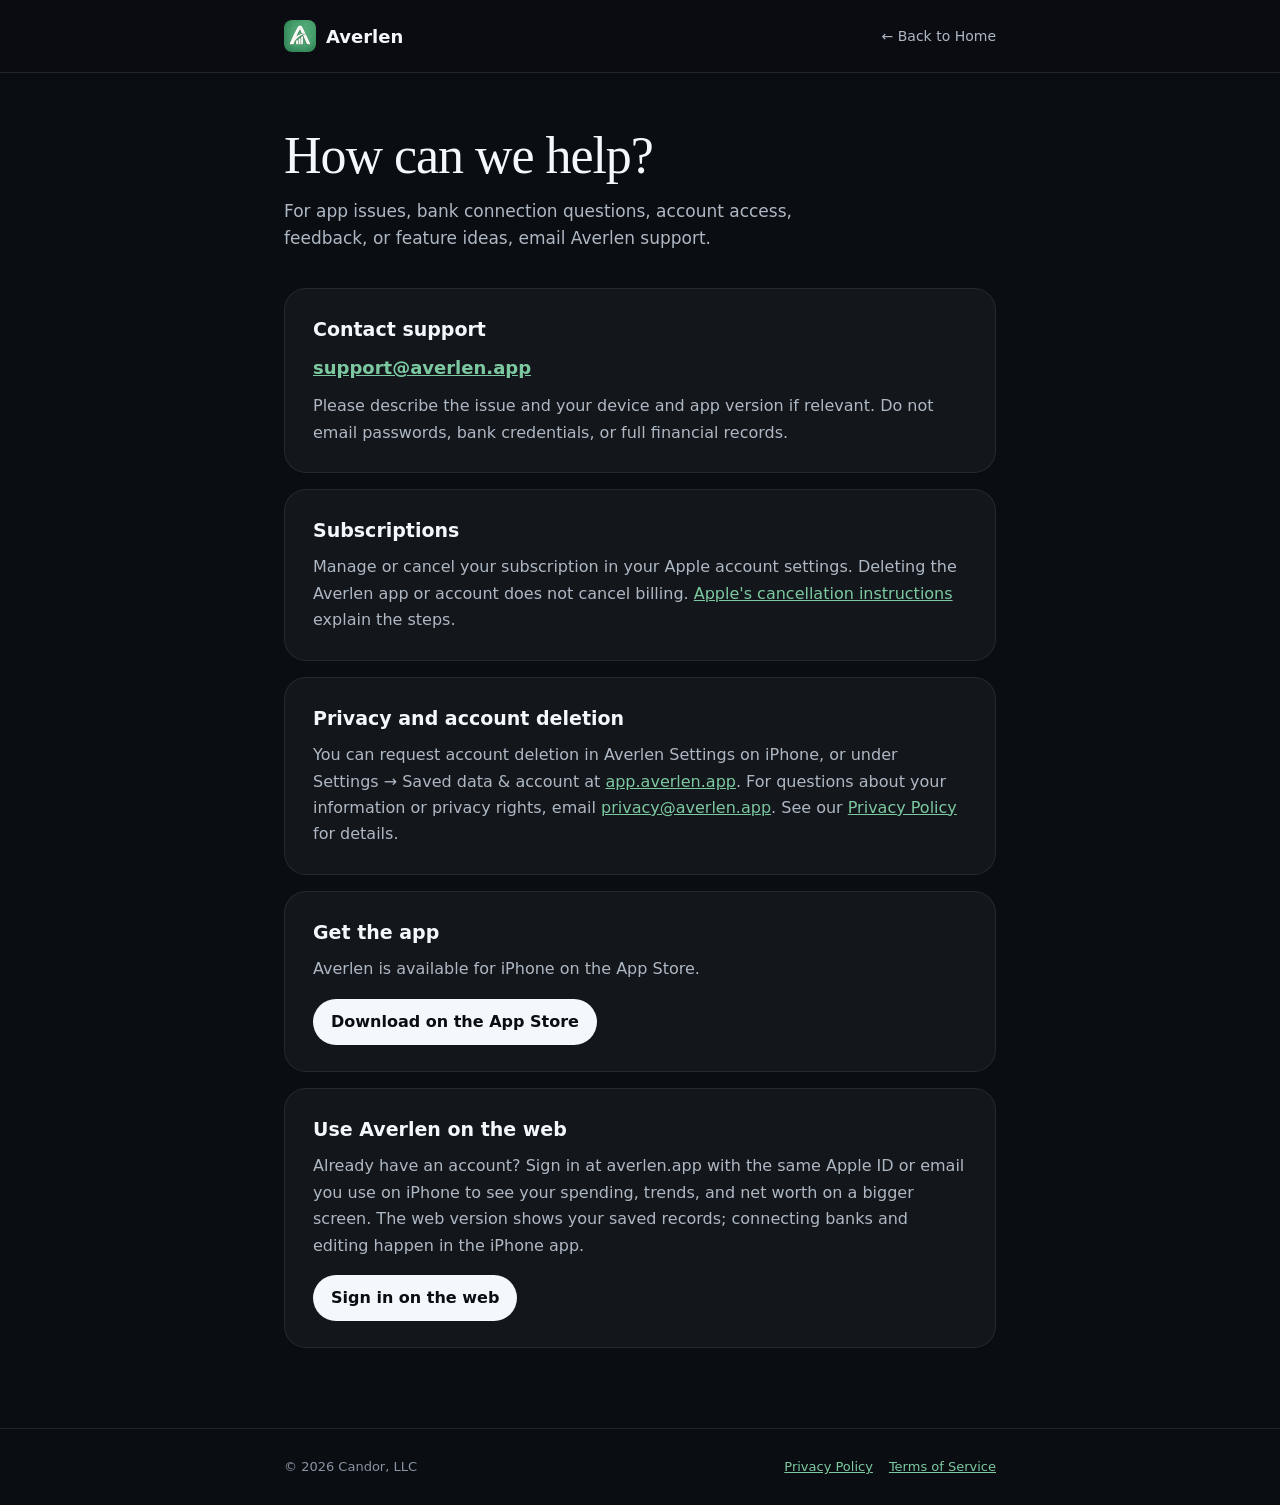
<file: support.html>
<!DOCTYPE html>
<html lang="en">
<head>
    <meta charset="UTF-8">
    <meta name="viewport" content="width=device-width, initial-scale=1.0">
    <meta http-equiv="Content-Security-Policy" content="default-src 'none'; img-src 'self' data:; style-src 'self' 'unsafe-inline'; base-uri 'none'; form-action 'none'; object-src 'none'">
    <meta name="referrer" content="strict-origin-when-cross-origin">
    <meta name="description" content="Get help with your Averlen account, subscriptions, bank connections, or privacy questions.">
    <meta name="theme-color" content="#0A0D11">
    <meta name="color-scheme" content="dark">
    <meta name="apple-itunes-app" content="app-id=6792603482">
    <title>Support — Averlen</title>
    <link rel="icon" type="image/png" sizes="64x64" href="assets/logo-64.png">
    <link rel="apple-touch-icon" href="assets/logo-180.png">
    <style>
        *, *::before, *::after { box-sizing: border-box; }
        body { margin: 0; min-height: 100vh; background: #0A0D11; color: #F4F7FB; font-family: -apple-system, BlinkMacSystemFont, "SF Pro Text", "Segoe UI", system-ui, sans-serif; line-height: 1.5; -webkit-font-smoothing: antialiased; }
        a { color: #7CC9A1; }
        nav { border-bottom: 1px solid rgba(255,255,255,.1); background: rgba(10,13,17,.9); }
        .nav-inner, main, .footer-inner { max-width: 760px; margin: auto; padding-left: 24px; padding-right: 24px; }
        .nav-inner { min-height: 72px; display: flex; align-items: center; justify-content: space-between; gap: 16px; }
        .brand { display: flex; align-items: center; gap: 10px; color: #F4F7FB; text-decoration: none; font-size: 18px; font-weight: 700; }
        .brand img { width: 32px; height: 32px; border-radius: 8px; }
        .back { color: #AEB8C4; text-decoration: none; font-size: 14px; }
        main { padding-top: 56px; padding-bottom: 64px; }
        h1 { margin: 0 0 14px; font-family: ui-serif, "New York", "Iowan Old Style", Charter, Georgia, serif; font-weight: 500; letter-spacing: -0.02em; font-size: clamp(36px, 6vw, 52px); line-height: 1.05; }
        :focus-visible { outline: 2px solid #8FD3B0; outline-offset: 3px; border-radius: 6px; }
        .download { display: inline-block; margin-top: 6px; padding: 10px 18px; border-radius: 999px; background: #F4F7FB; color: #0A0D11; font-weight: 600; text-decoration: none; }
        .intro { max-width: 560px; margin: 0 0 36px; color: #AEB8C4; font-size: 17px; line-height: 1.6; }
        .card { margin-bottom: 16px; padding: 26px 28px; border: 1px solid rgba(255,255,255,.08); border-radius: 22px; background: rgba(255,255,255,.04); }
        h2 { margin: 0 0 10px; font-size: 19px; }
        p { margin: 0 0 10px; color: #AEB8C4; line-height: 1.65; }
        p:last-child { margin-bottom: 0; }
        .email { font-size: 18px; font-weight: 600; overflow-wrap: anywhere; }
        footer { border-top: 1px solid rgba(255,255,255,.1); }
        .footer-inner { display: flex; justify-content: space-between; gap: 16px; padding-top: 28px; padding-bottom: 28px; color: #8994A3; font-size: 13px; }
        .footer-links { display: flex; flex-wrap: wrap; gap: 16px; }
        @media (max-width: 560px) { .footer-inner { flex-direction: column; } }
    </style>
</head>
<body>
    <nav><div class="nav-inner">
        <a class="brand" href="/"><img src="assets/logo-64.png" width="32" height="32" alt=""><span>Averlen</span></a>
        <a class="back" href="/">&larr; Back to Home</a>
    </div></nav>
    <main>
        <h1>How can we help?</h1>
        <p class="intro">For app issues, bank connection questions, account access, feedback, or feature ideas, email Averlen support.</p>
        <section class="card">
            <h2>Contact support</h2>
            <p><a class="email" href="mailto:support@averlen.app">support@averlen.app</a></p>
            <p>Please describe the issue and your device and app version if relevant. Do not email passwords, bank credentials, or full financial records.</p>
        </section>
        <section class="card">
            <h2>Subscriptions</h2>
            <p>Manage or cancel your subscription in your Apple account settings. Deleting the Averlen app or account does not cancel billing. <a href="https://support.apple.com/en-us/118428">Apple's cancellation instructions</a> explain the steps.</p>
        </section>
        <section class="card">
            <h2>Privacy and account deletion</h2>
            <p>You can request account deletion in Averlen Settings on iPhone, or under Settings → Saved data &amp; account at <a href="https://app.averlen.app/">app.averlen.app</a>. For questions about your information or privacy rights, email <a href="mailto:privacy@averlen.app">privacy@averlen.app</a>. See our <a href="privacy.html">Privacy Policy</a> for details.</p>
        </section>
        <section class="card">
            <h2>Get the app</h2>
            <p>Averlen is available for iPhone on the App Store.</p>
            <p><a class="download" href="https://apps.apple.com/us/app/averlen/id6792603482">Download on the App Store</a></p>
        </section>
        <section class="card">
            <h2>Use Averlen on the web</h2>
            <p>Already have an account? Sign in at averlen.app with the same Apple ID or email you use on iPhone to see your spending, trends, and net worth on a bigger screen. The web version shows your saved records; connecting banks and editing happen in the iPhone app.</p>
            <p><a class="download" href="https://app.averlen.app/">Sign in on the web</a></p>
        </section>
    </main>
    <footer><div class="footer-inner">
        <span>&copy; 2026 Candor, LLC</span>
        <div class="footer-links"><a href="privacy.html">Privacy Policy</a><a href="terms.html">Terms of Service</a></div>
    </div></footer>
</body>
</html>
</file>
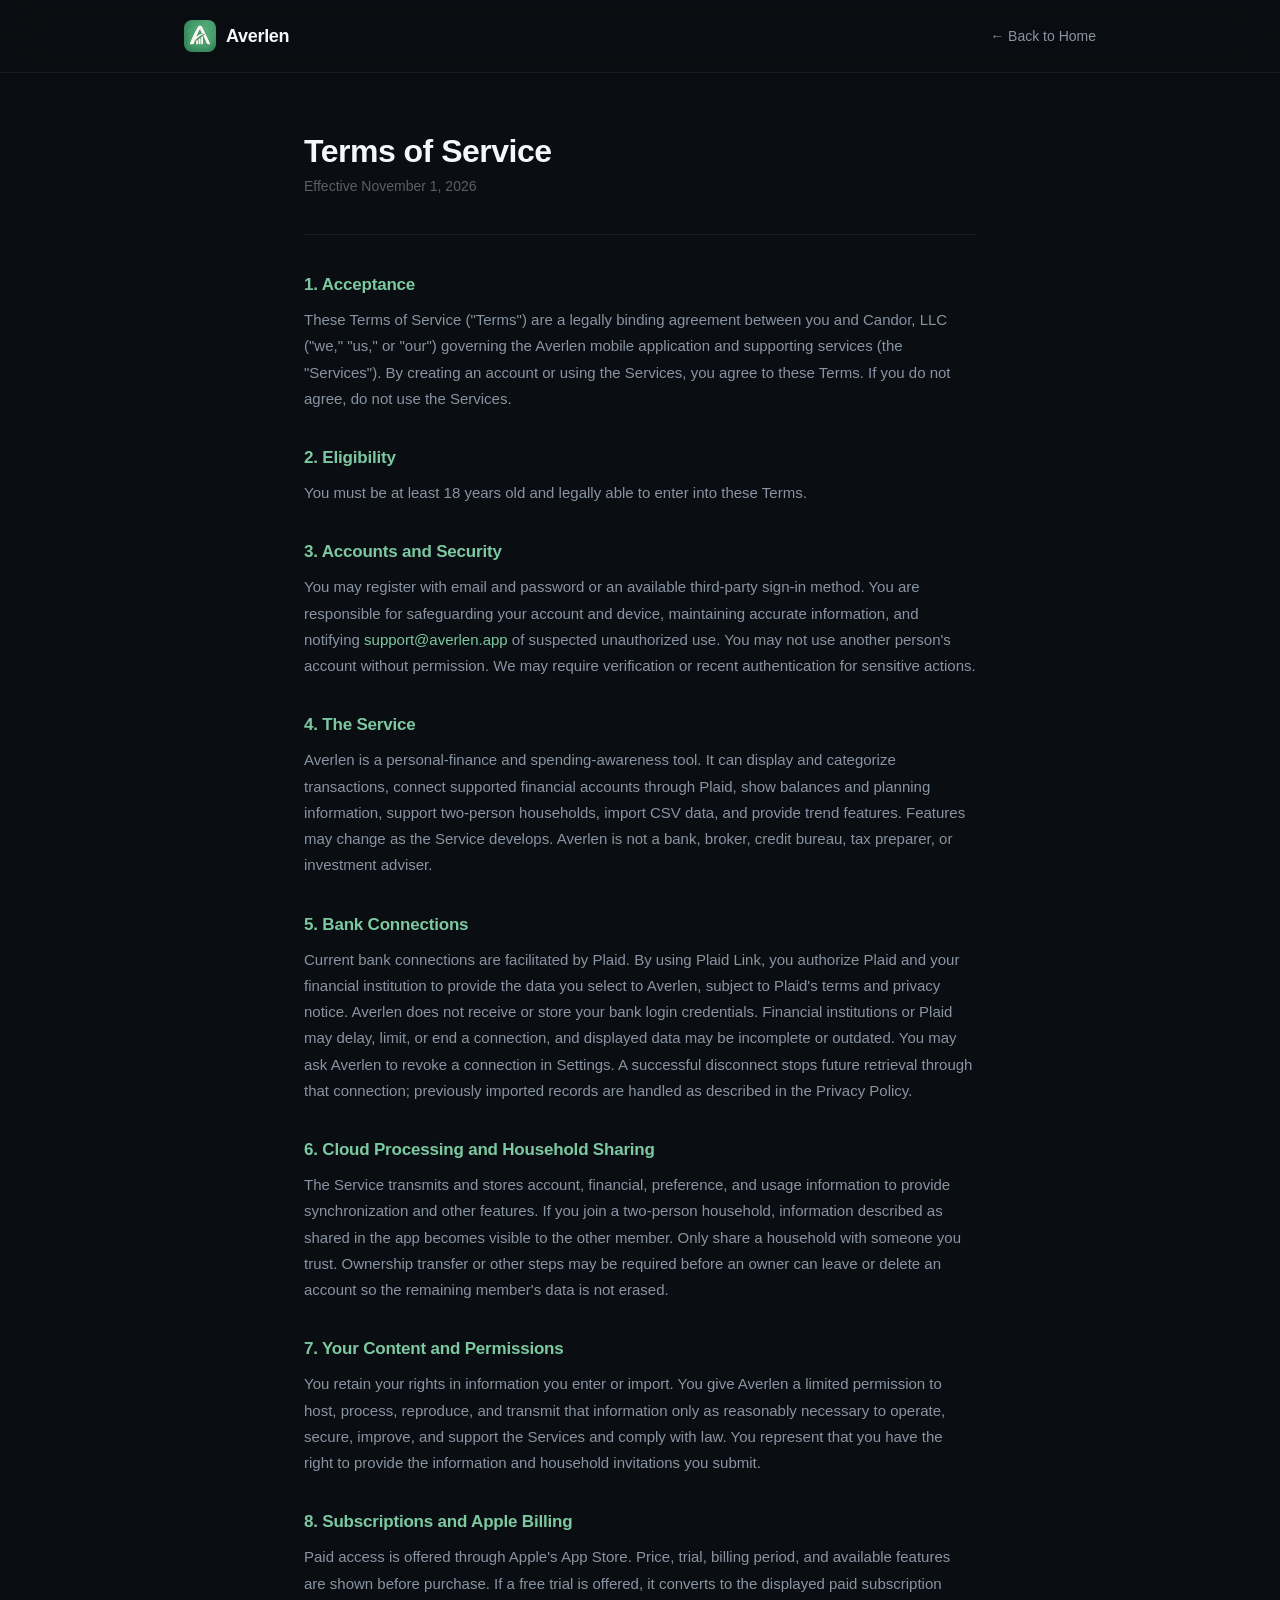
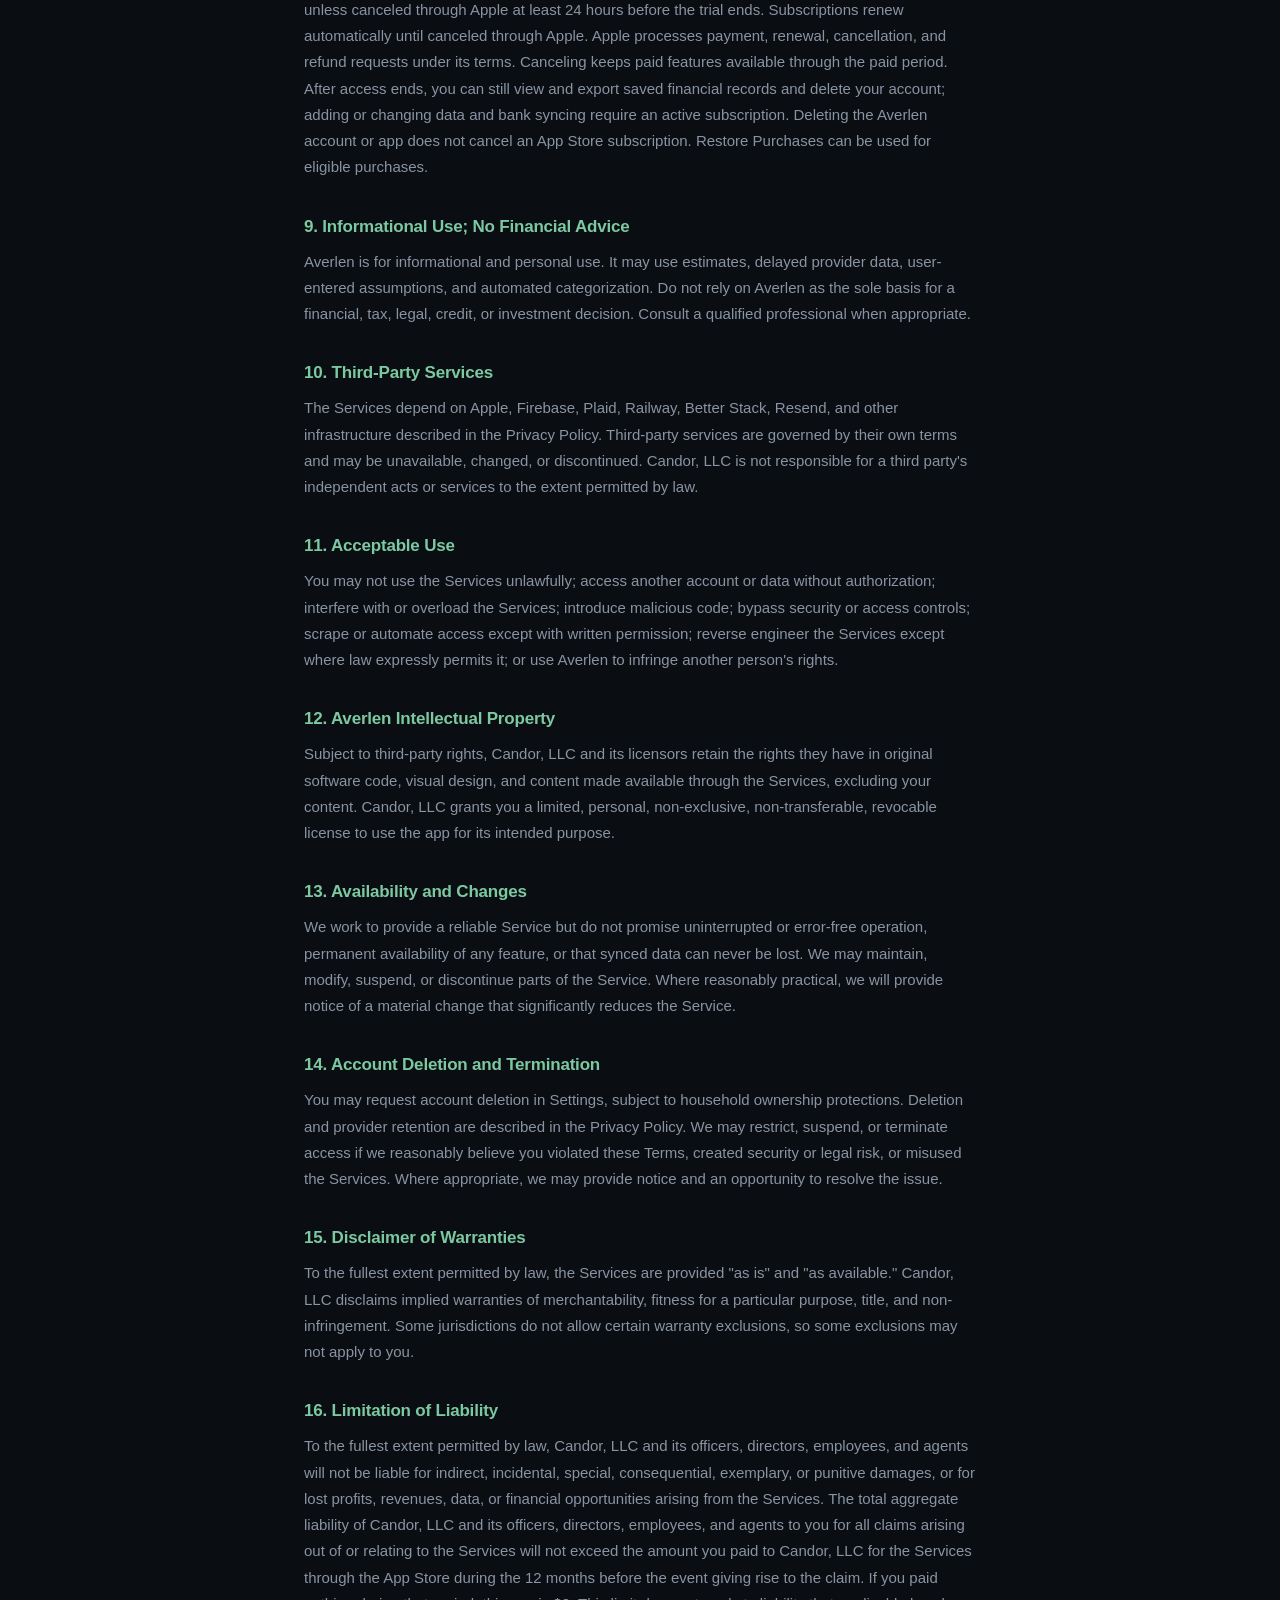
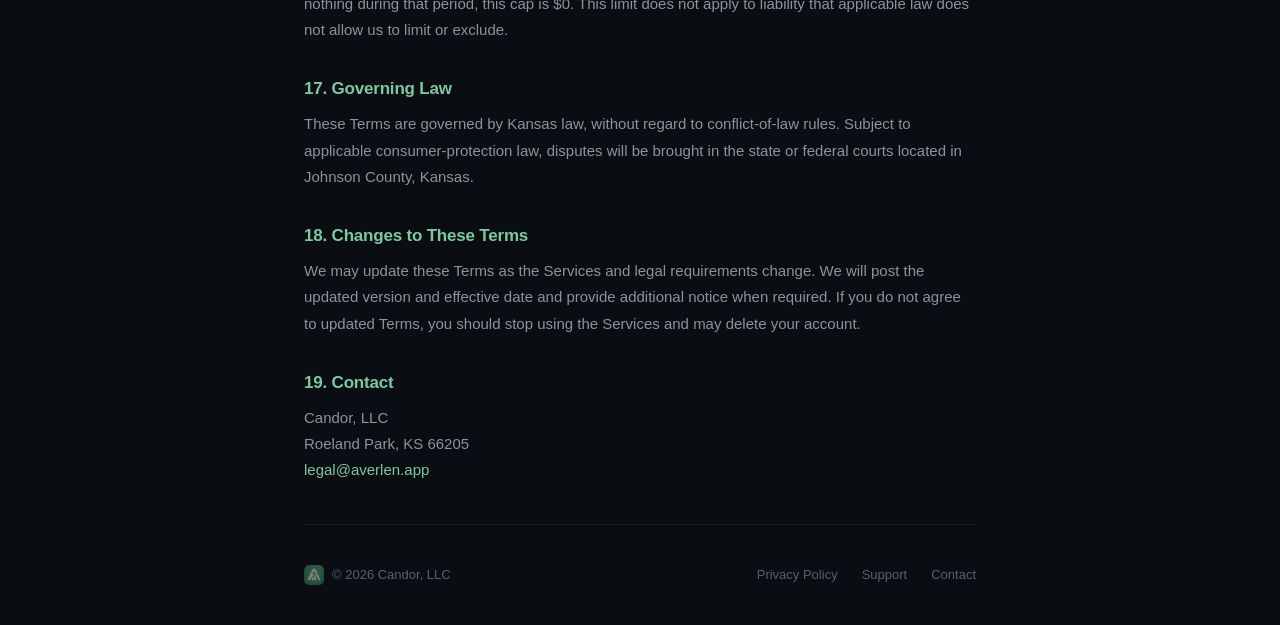
<file: terms.html>
<!DOCTYPE html>
<html lang="en">
<head>
    <meta charset="UTF-8">
    <meta name="viewport" content="width=device-width, initial-scale=1.0">
    <meta http-equiv="Content-Security-Policy" content="default-src 'none'; img-src 'self' data:; style-src 'self' 'unsafe-inline'; base-uri 'none'; form-action 'none'; object-src 'none'">
    <meta name="referrer" content="strict-origin-when-cross-origin">
    <title>Terms of Service — Averlen</title>
    <meta name="theme-color" content="#5FAF87">
    <link rel="icon" type="image/png" href="assets/logo-180.png">
    <link rel="apple-touch-icon" href="assets/logo-180.png">
    <style>
        *, *::before, *::after { margin: 0; padding: 0; box-sizing: border-box; }

        :root {
            --green: #5FAF87;
            --green-light: #7CC9A1;
            --green-dark: #4A8F6E;
            --bg: #0A0D11;
            --surface: rgba(255, 255, 255, 0.04);
            --border: rgba(255, 255, 255, 0.06);
            --border-light: rgba(255, 255, 255, 0.1);
            --text: #F4F7FB;
            --text-secondary: #8994A3;
            --text-muted: #5a5f68;
        }

        body {
            font-family: 'Inter', -apple-system, BlinkMacSystemFont, sans-serif;
            background: var(--bg);
            color: var(--text);
            min-height: 100vh;
            -webkit-font-smoothing: antialiased;
        }

        .container {
            max-width: 720px;
            margin: 0 auto;
            padding: 0 24px;
        }

        /* -- Nav -- */
        nav {
            padding: 20px 0;
            position: sticky;
            top: 0;
            z-index: 100;
            backdrop-filter: blur(20px);
            -webkit-backdrop-filter: blur(20px);
            background: rgba(10, 13, 17, 0.8);
            border-bottom: 1px solid var(--border);
        }

        .nav-inner {
            max-width: 960px;
            margin: 0 auto;
            padding: 0 24px;
            display: flex;
            align-items: center;
            justify-content: space-between;
        }

        .nav-brand {
            display: flex;
            align-items: center;
            gap: 10px;
            text-decoration: none;
        }

        .nav-brand img {
            width: 32px;
            height: 32px;
            border-radius: 8px;
        }

        .nav-brand span {
            font-size: 18px;
            font-weight: 700;
            color: var(--text);
            letter-spacing: -0.3px;
        }

        .nav-back {
            color: var(--text-secondary);
            text-decoration: none;
            font-size: 14px;
            font-weight: 500;
            transition: color 0.2s;
        }

        .nav-back:hover { color: var(--text); }

        /* -- Content -- */
        .policy-header {
            padding: 60px 0 40px;
            border-bottom: 1px solid var(--border);
            margin-bottom: 40px;
        }

        .policy-header h1 {
            font-size: 32px;
            font-weight: 700;
            letter-spacing: -0.5px;
            margin-bottom: 8px;
        }

        .policy-header .effective {
            font-size: 14px;
            color: var(--text-muted);
        }

        .policy-section {
            margin-bottom: 36px;
        }

        .policy-section h2 {
            font-size: 17px;
            font-weight: 600;
            color: var(--green-light);
            margin-bottom: 12px;
            letter-spacing: -0.2px;
        }

        .policy-section p {
            font-size: 15px;
            line-height: 1.75;
            color: var(--text-secondary);
            margin-bottom: 12px;
        }

        .policy-section p:last-child {
            margin-bottom: 0;
        }

        .policy-section a {
            color: var(--green-light);
            text-decoration: none;
        }

        .policy-section a:hover {
            text-decoration: underline;
        }

        /* -- Footer -- */
        footer {
            padding: 40px 0;
            border-top: 1px solid var(--border);
            margin-top: 40px;
        }

        .footer-inner {
            display: flex;
            align-items: center;
            justify-content: space-between;
        }

        .footer-brand {
            display: flex;
            align-items: center;
            gap: 8px;
        }

        .footer-brand img {
            width: 20px;
            height: 20px;
            border-radius: 5px;
            opacity: 0.5;
        }

        .footer-brand span {
            font-size: 13px;
            color: var(--text-muted);
        }

        .footer-links {
            display: flex;
            gap: 24px;
        }

        .footer-links a {
            font-size: 13px;
            color: var(--text-muted);
            text-decoration: none;
            transition: color 0.2s;
        }

        .footer-links a:hover { color: var(--text-secondary); }

        @media (max-width: 640px) {
            .policy-header { padding: 40px 0 30px; }
            .policy-header h1 { font-size: 26px; }
            .footer-inner { flex-direction: column; gap: 16px; text-align: center; }
        }
    </style>
</head>
<body>
    <nav>
        <div class="nav-inner">
            <a href="/" class="nav-brand">
                <img src="assets/logo-64.png" alt="Averlen">
                <span>Averlen</span>
            </a>
            <a href="/" class="nav-back">&larr; Back to Home</a>
        </div>
    </nav>

    <div class="container">
        <!-- Legal copy version: September 27, 2026. Canonical source: CANDOR_LEGAL_COPY.md -->
        <div class="policy-header">
            <h1>Terms of Service</h1>
            <p class="effective">Effective November 1, 2026</p>
        </div>

        <div class="policy-section">
            <h2>1. Acceptance</h2>
            <p>These Terms of Service ("Terms") are a legally binding agreement between you and Candor, LLC ("we," "us," or "our") governing the Averlen mobile application and supporting services (the "Services"). By creating an account or using the Services, you agree to these Terms. If you do not agree, do not use the Services.</p>
        </div>

        <div class="policy-section">
            <h2>2. Eligibility</h2>
            <p>You must be at least 18 years old and legally able to enter into these Terms.</p>
        </div>

        <div class="policy-section">
            <h2>3. Accounts and Security</h2>
            <p>You may register with email and password or an available third-party sign-in method. You are responsible for safeguarding your account and device, maintaining accurate information, and notifying <a href="mailto:support@averlen.app">support@averlen.app</a> of suspected unauthorized use. You may not use another person's account without permission. We may require verification or recent authentication for sensitive actions.</p>
        </div>

        <div class="policy-section">
            <h2>4. The Service</h2>
            <p>Averlen is a personal-finance and spending-awareness tool. It can display and categorize transactions, connect supported financial accounts through Plaid, show balances and planning information, support two-person households, import CSV data, and provide trend features. Features may change as the Service develops. Averlen is not a bank, broker, credit bureau, tax preparer, or investment adviser.</p>
        </div>

        <div class="policy-section">
            <h2>5. Bank Connections</h2>
            <p>Current bank connections are facilitated by Plaid. By using Plaid Link, you authorize Plaid and your financial institution to provide the data you select to Averlen, subject to Plaid's terms and privacy notice. Averlen does not receive or store your bank login credentials. Financial institutions or Plaid may delay, limit, or end a connection, and displayed data may be incomplete or outdated. You may ask Averlen to revoke a connection in Settings. A successful disconnect stops future retrieval through that connection; previously imported records are handled as described in the Privacy Policy.</p>
        </div>

        <div class="policy-section">
            <h2>6. Cloud Processing and Household Sharing</h2>
            <p>The Service transmits and stores account, financial, preference, and usage information to provide synchronization and other features. If you join a two-person household, information described as shared in the app becomes visible to the other member. Only share a household with someone you trust. Ownership transfer or other steps may be required before an owner can leave or delete an account so the remaining member's data is not erased.</p>
        </div>

        <div class="policy-section">
            <h2>7. Your Content and Permissions</h2>
            <p>You retain your rights in information you enter or import. You give Averlen a limited permission to host, process, reproduce, and transmit that information only as reasonably necessary to operate, secure, improve, and support the Services and comply with law. You represent that you have the right to provide the information and household invitations you submit.</p>
        </div>

        <div class="policy-section">
            <h2>8. Subscriptions and Apple Billing</h2>
            <p>Paid access is offered through Apple's App Store. Price, trial, billing period, and available features are shown before purchase. If a free trial is offered, it converts to the displayed paid subscription unless canceled through Apple at least 24 hours before the trial ends. Subscriptions renew automatically until canceled through Apple. Apple processes payment, renewal, cancellation, and refund requests under its terms. Canceling keeps paid features available through the paid period. After access ends, you can still view and export saved financial records and delete your account; adding or changing data and bank syncing require an active subscription. Deleting the Averlen account or app does not cancel an App Store subscription. Restore Purchases can be used for eligible purchases.</p>
        </div>

        <div class="policy-section">
            <h2>9. Informational Use; No Financial Advice</h2>
            <p>Averlen is for informational and personal use. It may use estimates, delayed provider data, user-entered assumptions, and automated categorization. Do not rely on Averlen as the sole basis for a financial, tax, legal, credit, or investment decision. Consult a qualified professional when appropriate.</p>
        </div>

        <div class="policy-section">
            <h2>10. Third-Party Services</h2>
            <p>The Services depend on Apple, Firebase, Plaid, Railway, Better Stack, Resend, and other infrastructure described in the Privacy Policy. Third-party services are governed by their own terms and may be unavailable, changed, or discontinued. Candor, LLC is not responsible for a third party's independent acts or services to the extent permitted by law.</p>
        </div>

        <div class="policy-section">
            <h2>11. Acceptable Use</h2>
            <p>You may not use the Services unlawfully; access another account or data without authorization; interfere with or overload the Services; introduce malicious code; bypass security or access controls; scrape or automate access except with written permission; reverse engineer the Services except where law expressly permits it; or use Averlen to infringe another person's rights.</p>
        </div>

        <div class="policy-section">
            <h2>12. Averlen Intellectual Property</h2>
            <p>Subject to third-party rights, Candor, LLC and its licensors retain the rights they have in original software code, visual design, and content made available through the Services, excluding your content. Candor, LLC grants you a limited, personal, non-exclusive, non-transferable, revocable license to use the app for its intended purpose.</p>
        </div>

        <div class="policy-section">
            <h2>13. Availability and Changes</h2>
            <p>We work to provide a reliable Service but do not promise uninterrupted or error-free operation, permanent availability of any feature, or that synced data can never be lost. We may maintain, modify, suspend, or discontinue parts of the Service. Where reasonably practical, we will provide notice of a material change that significantly reduces the Service.</p>
        </div>

        <div class="policy-section">
            <h2>14. Account Deletion and Termination</h2>
            <p>You may request account deletion in Settings, subject to household ownership protections. Deletion and provider retention are described in the Privacy Policy. We may restrict, suspend, or terminate access if we reasonably believe you violated these Terms, created security or legal risk, or misused the Services. Where appropriate, we may provide notice and an opportunity to resolve the issue.</p>
        </div>

        <div class="policy-section">
            <h2>15. Disclaimer of Warranties</h2>
            <p>To the fullest extent permitted by law, the Services are provided "as is" and "as available." Candor, LLC disclaims implied warranties of merchantability, fitness for a particular purpose, title, and non-infringement. Some jurisdictions do not allow certain warranty exclusions, so some exclusions may not apply to you.</p>
        </div>

        <div class="policy-section">
            <h2>16. Limitation of Liability</h2>
            <p>To the fullest extent permitted by law, Candor, LLC and its officers, directors, employees, and agents will not be liable for indirect, incidental, special, consequential, exemplary, or punitive damages, or for lost profits, revenues, data, or financial opportunities arising from the Services. The total aggregate liability of Candor, LLC and its officers, directors, employees, and agents to you for all claims arising out of or relating to the Services will not exceed the amount you paid to Candor, LLC for the Services through the App Store during the 12 months before the event giving rise to the claim. If you paid nothing during that period, this cap is $0. This limit does not apply to liability that applicable law does not allow us to limit or exclude.</p>
        </div>

        <div class="policy-section">
            <h2>17. Governing Law</h2>
            <p>These Terms are governed by Kansas law, without regard to conflict-of-law rules. Subject to applicable consumer-protection law, disputes will be brought in the state or federal courts located in Johnson County, Kansas.</p>
        </div>

        <div class="policy-section">
            <h2>18. Changes to These Terms</h2>
            <p>We may update these Terms as the Services and legal requirements change. We will post the updated version and effective date and provide additional notice when required. If you do not agree to updated Terms, you should stop using the Services and may delete your account.</p>
        </div>

        <div class="policy-section">
            <h2>19. Contact</h2>
            <p>Candor, LLC<br>Roeland Park, KS 66205<br><a href="mailto:legal@averlen.app">legal@averlen.app</a></p>
        </div>

        <footer>
            <div class="footer-inner">
                <div class="footer-brand">
                    <img src="assets/logo-64.png" alt="Averlen">
                    <span>&copy; 2026 Candor, LLC</span>
                </div>
                <div class="footer-links">
                    <a href="privacy.html">Privacy Policy</a>
                    <a href="support.html">Support</a>
                    <a href="mailto:legal@averlen.app">Contact</a>
                </div>
            </div>
        </footer>
    </div>
</body>
</html>
</file>
